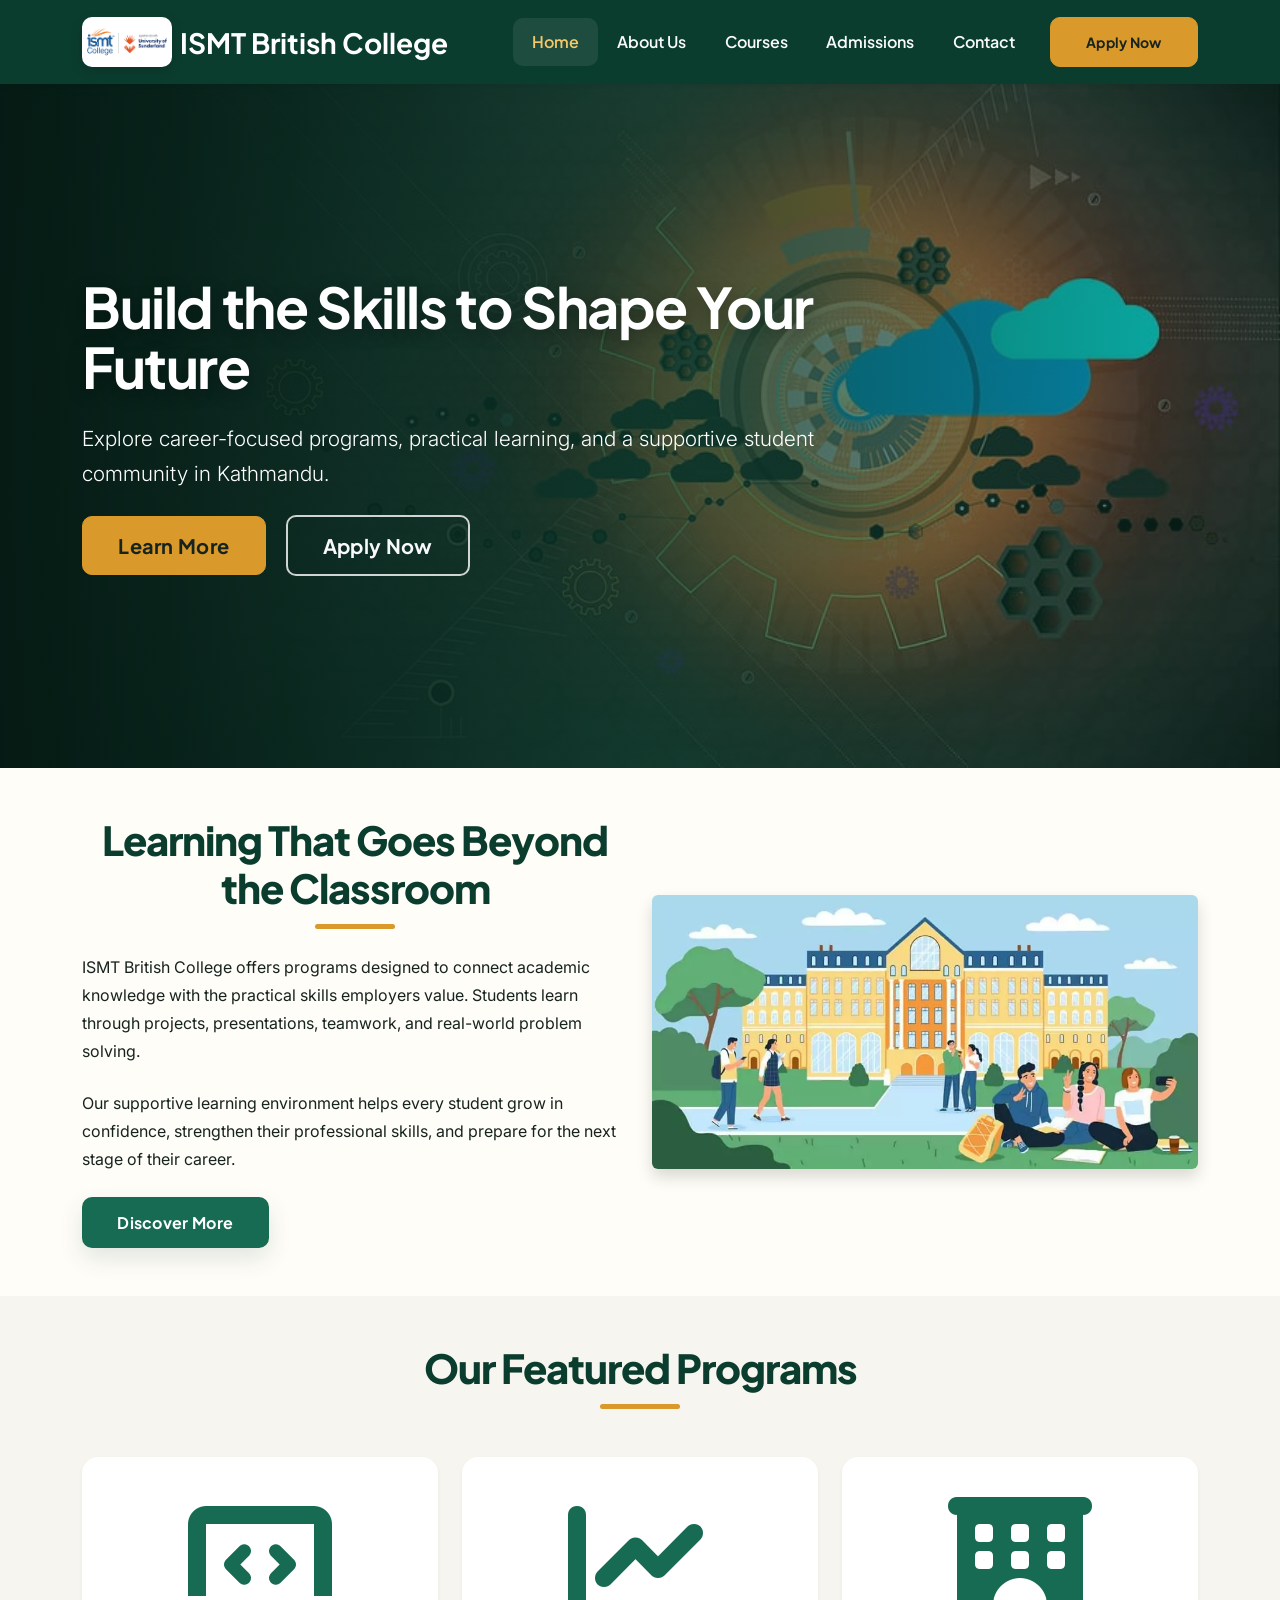
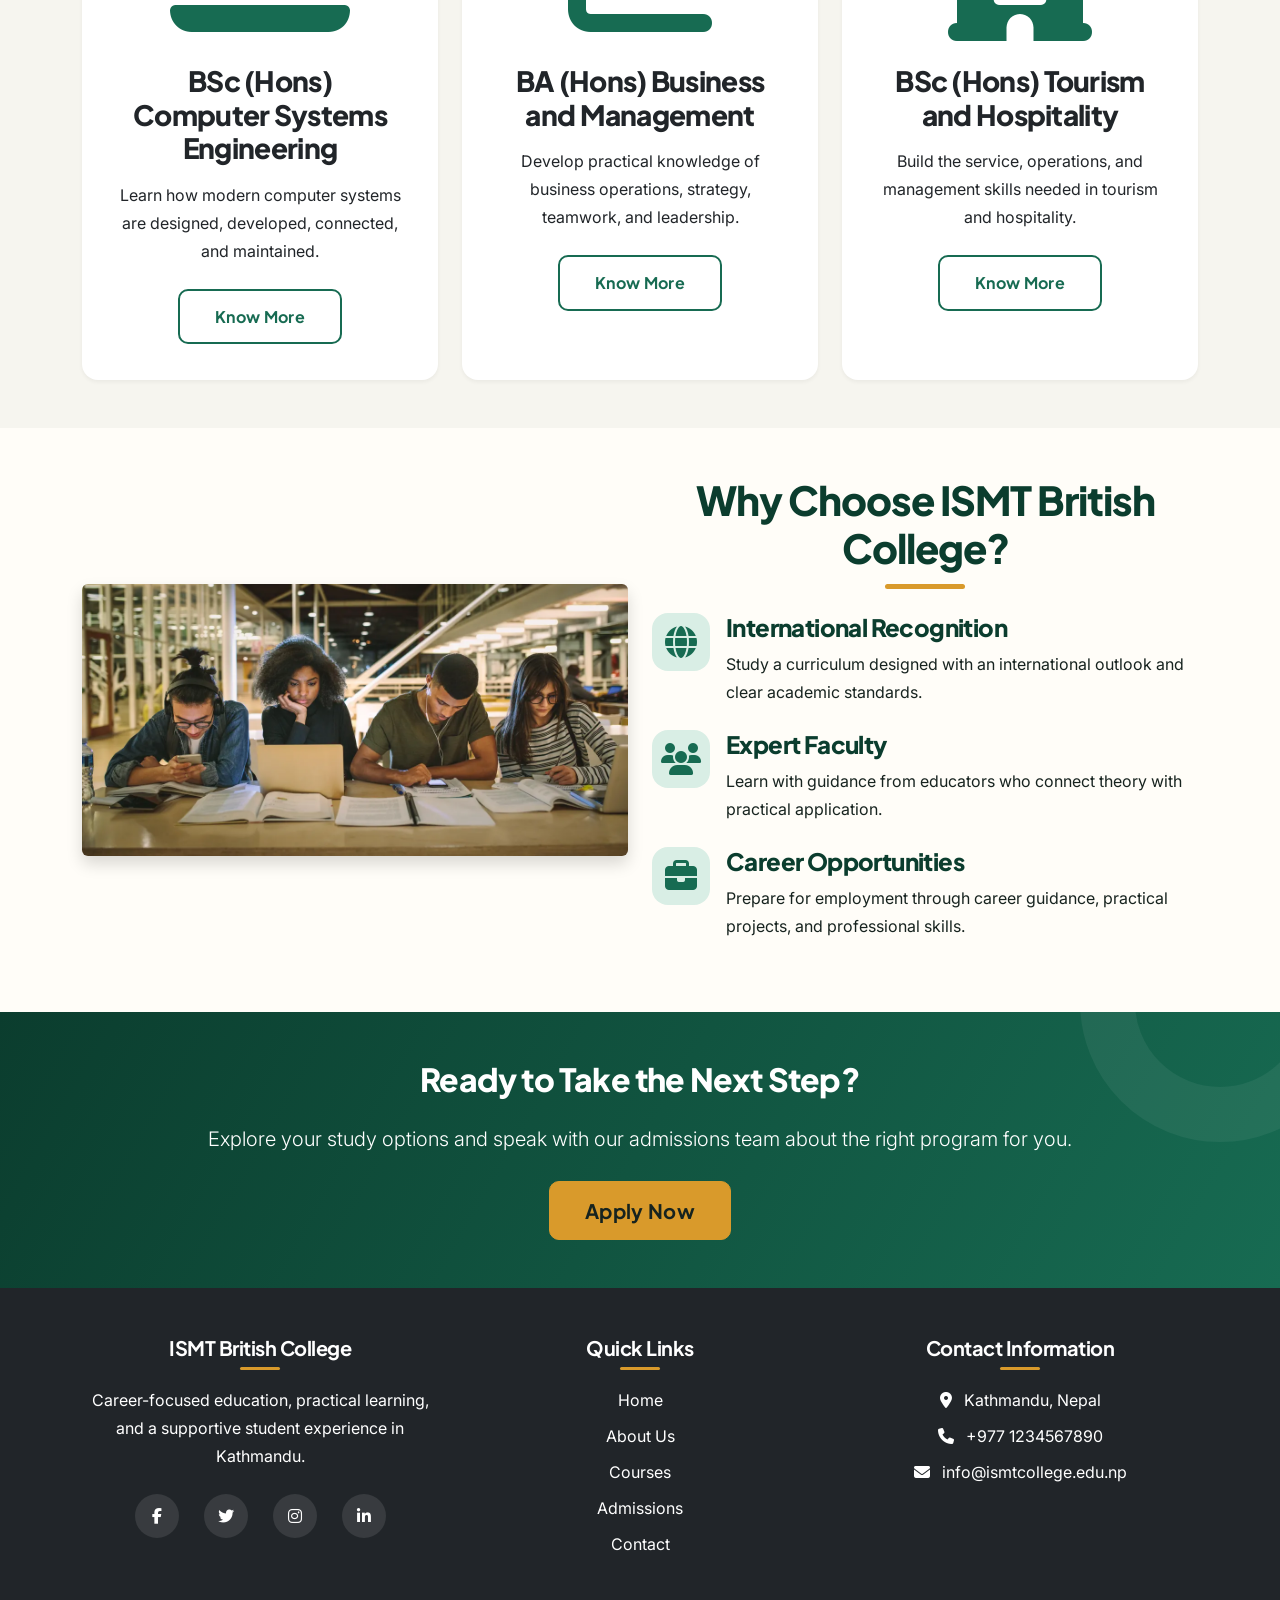
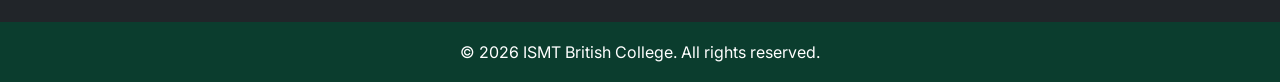
<file: index.html>
<!DOCTYPE html>
<html lang="en">
<head>
    <meta charset="UTF-8">
    <meta name="viewport" content="width=device-width, initial-scale=1.0">
    <title>ISMT British College - Home</title>
    <link href="https://cdn.jsdelivr.net/npm/bootstrap@5.3.0/dist/css/bootstrap.min.css" rel="stylesheet">
    <link rel="stylesheet" href="https://cdnjs.cloudflare.com/ajax/libs/font-awesome/6.4.0/css/all.min.css">
    <link rel="stylesheet" href="css/style.css">
</head>
<body>
    <!-- Navigation -->
    <nav class="navbar navbar-expand-lg navbar-dark bg-primary sticky-top">
        <div class="container">
            <a class="navbar-brand d-flex align-items-center" href="index.html">
                <img src="images/logo.png" alt="ISMT Logo" height="50" class="me-2">
                <span class="fw-bold">ISMT British College</span>
            </a>
            <button class="navbar-toggler" type="button" data-bs-toggle="collapse" data-bs-target="#navbarNav">
                <span class="navbar-toggler-icon"></span>
            </button>
            <div class="collapse navbar-collapse" id="navbarNav">
                <ul class="navbar-nav ms-auto">
                    <li class="nav-item">
                        <a class="nav-link active" href="index.html">Home</a>
                    </li>
                    <li class="nav-item">
                        <a class="nav-link" href="about.html">About Us</a>
                    </li>
                    <li class="nav-item">
                        <a class="nav-link" href="courses.html">Courses</a>
                    </li>
                    <li class="nav-item">
                        <a class="nav-link" href="admissions.html">Admissions</a>
                    </li>
                    <li class="nav-item">
                        <a class="nav-link" href="contact.html">Contact</a>
                    </li>
                </ul>
                <div class="ms-3">
                    <a href="admissions.html" class="btn btn-light btn-sm">Apply Now</a>
                </div>
            </div>
        </div>
    </nav>

    <!-- Hero Section -->
    <header class="hero-section">
        <div class="overlay"></div>
        <div class="container h-100">
            <div class="row h-100 align-items-center">
                <div class="col-lg-8 text-white text-center text-lg-start">
                    <h1 class="display-3 fw-bold mb-4">Build the Skills to Shape Your Future</h1>
                    <p class="lead mb-4">Explore career-focused programs, practical learning, and a supportive student community in Kathmandu.</p>
                    <div class="mt-4">
                        <a href="about.html" class="btn btn-light btn-lg me-3">Learn More</a>
                        <a href="admissions.html" class="btn btn-outline-light btn-lg">Apply Now</a>
                    </div>
                </div>
            </div>
        </div>
    </header>

    <!-- Introduction Section -->
    <section class="py-5">
        <div class="container">
            <div class="row align-items-center">
                <div class="col-md-6 mb-4 mb-md-0">
                    <h2 class="section-title mb-4">Learning That Goes Beyond the Classroom</h2>
                    <p class="mb-4">ISMT British College offers programs designed to connect academic knowledge with the practical skills employers value. Students learn through projects, presentations, teamwork, and real-world problem solving.</p>
                    <p class="mb-4">Our supportive learning environment helps every student grow in confidence, strengthen their professional skills, and prepare for the next stage of their career.</p>
                    <a href="about.html" class="btn btn-primary">Discover More</a>
                </div>
                <div class="col-md-6">
                    <img src="images/campus.jpg" alt="ISMT Campus" class="img-fluid rounded shadow">
                </div>
            </div>
        </div>
    </section>

    <!-- Programs Highlight -->
    <section class="bg-light py-5">
        <div class="container">
            <h2 class="section-title text-center mb-5">Our Featured Programs</h2>
            <div class="row g-4">
                <div class="col-md-4">
                    <div class="card h-100 program-card">
                        <div class="card-body text-center">
                            <div class="program-icon mb-3">
                                <i class="fas fa-laptop-code fa-3x"></i>
                            </div>
                            <h3 class="card-title mb-3">BSc (Hons) Computer Systems Engineering</h3>
                            <p class="card-text mb-4">Learn how modern computer systems are designed, developed, connected, and maintained.</p>
                            <a href="courses.html" class="btn btn-outline-primary">Know More</a>
                        </div>
                    </div>
                </div>
                <div class="col-md-4">
                    <div class="card h-100 program-card">
                        <div class="card-body text-center">
                            <div class="program-icon mb-3">
                                <i class="fas fa-chart-line fa-3x"></i>
                            </div>
                            <h3 class="card-title mb-3">BA (Hons) Business and Management</h3>
                            <p class="card-text mb-4">Develop practical knowledge of business operations, strategy, teamwork, and leadership.</p>
                            <a href="courses.html" class="btn btn-outline-primary">Know More</a>
                        </div>
                    </div>
                </div>
                <div class="col-md-4">
                    <div class="card h-100 program-card">
                        <div class="card-body text-center">
                            <div class="program-icon mb-3">
                                <i class="fas fa-hotel fa-3x"></i>
                            </div>
                            <h3 class="card-title mb-3">BSc (Hons) Tourism and Hospitality</h3>
                            <p class="card-text mb-4">Build the service, operations, and management skills needed in tourism and hospitality.</p>
                            <a href="courses.html" class="btn btn-outline-primary">Know More</a>
                        </div>
                    </div>
                </div>
            </div>
        </div>
    </section>

    <!-- Why Choose Us -->
    <section class="py-5">
        <div class="container">
            <div class="row align-items-center">
                <div class="col-lg-6 mb-4 mb-lg-0">
                    <img src="images/students.jpg" alt="ISMT Students" class="img-fluid rounded shadow">
                </div>
                <div class="col-lg-6">
                    <h2 class="section-title mb-4">Why Choose ISMT British College?</h2>
                    <div class="feature-item d-flex mb-4">
                        <div class="feature-icon me-3">
                            <i class="fas fa-globe fa-2x"></i>
                        </div>
                        <div class="feature-text">
                            <h4 class="mb-2">International Recognition</h4>
                            <p class="mb-0">Study a curriculum designed with an international outlook and clear academic standards.</p>
                        </div>
                    </div>
                    <div class="feature-item d-flex mb-4">
                        <div class="feature-icon me-3">
                            <i class="fas fa-users fa-2x"></i>
                        </div>
                        <div class="feature-text">
                            <h4 class="mb-2">Expert Faculty</h4>
                            <p class="mb-0">Learn with guidance from educators who connect theory with practical application.</p>
                        </div>
                    </div>
                    <div class="feature-item d-flex mb-4">
                        <div class="feature-icon me-3">
                            <i class="fas fa-briefcase fa-2x"></i>
                        </div>
                        <div class="feature-text">
                            <h4 class="mb-2">Career Opportunities</h4>
                            <p class="mb-0">Prepare for employment through career guidance, practical projects, and professional skills.</p>
                        </div>
                    </div>
                </div>
            </div>
        </div>
    </section>

    <!-- Call to Action -->
    <section class="cta-section text-white text-center py-5">
        <div class="container">
            <h2 class="mb-4">Ready to Take the Next Step?</h2>
            <p class="lead mb-4">Explore your study options and speak with our admissions team about the right program for you.</p>
            <a href="admissions.html" class="btn btn-light btn-lg">Apply Now</a>
        </div>
    </section>

    <!-- Footer -->
    <footer class="bg-dark text-white py-5">
        <div class="container">
            <div class="row">
                <div class="col-md-4 mb-4 mb-md-0">
                    <h5 class="mb-3">ISMT British College</h5>
                    <p class="mb-4">Career-focused education, practical learning, and a supportive student experience in Kathmandu.</p>
                    <div class="social-icons">
                        <a href="#" class="text-white me-3"><i class="fab fa-facebook-f"></i></a>
                        <a href="#" class="text-white me-3"><i class="fab fa-twitter"></i></a>
                        <a href="#" class="text-white me-3"><i class="fab fa-instagram"></i></a>
                        <a href="#" class="text-white"><i class="fab fa-linkedin-in"></i></a>
                    </div>
                </div>
                <div class="col-md-4 mb-4 mb-md-0">
                    <h5 class="mb-3">Quick Links</h5>
                    <ul class="list-unstyled">
                        <li class="mb-2"><a href="index.html" class="text-white">Home</a></li>
                        <li class="mb-2"><a href="about.html" class="text-white">About Us</a></li>
                        <li class="mb-2"><a href="courses.html" class="text-white">Courses</a></li>
                        <li class="mb-2"><a href="admissions.html" class="text-white">Admissions</a></li>
                        <li class="mb-2"><a href="contact.html" class="text-white">Contact</a></li>
                    </ul>
                </div>
                <div class="col-md-4">
                    <h5 class="mb-3">Contact Information</h5>
                    <address>
                        <p class="mb-2"><i class="fas fa-map-marker-alt me-2"></i> Kathmandu, Nepal</p>
                        <p class="mb-2"><i class="fas fa-phone me-2"></i> +977 1234567890</p>
                        <p class="mb-0"><i class="fas fa-envelope me-2"></i> info@ismtcollege.edu.np</p>
                    </address>
                </div>
            </div>
        </div>
    </footer>
    <div class="bg-primary text-white text-center py-3">
        <div class="container">
            <p class="m-0">&copy; 2026 ISMT British College. All rights reserved.</p>
        </div>
    </div>

    <script src="https://cdn.jsdelivr.net/npm/bootstrap@5.3.0/dist/js/bootstrap.bundle.min.js"></script>
    <script src="js/main.js"></script>
</body>
</html>
</file>
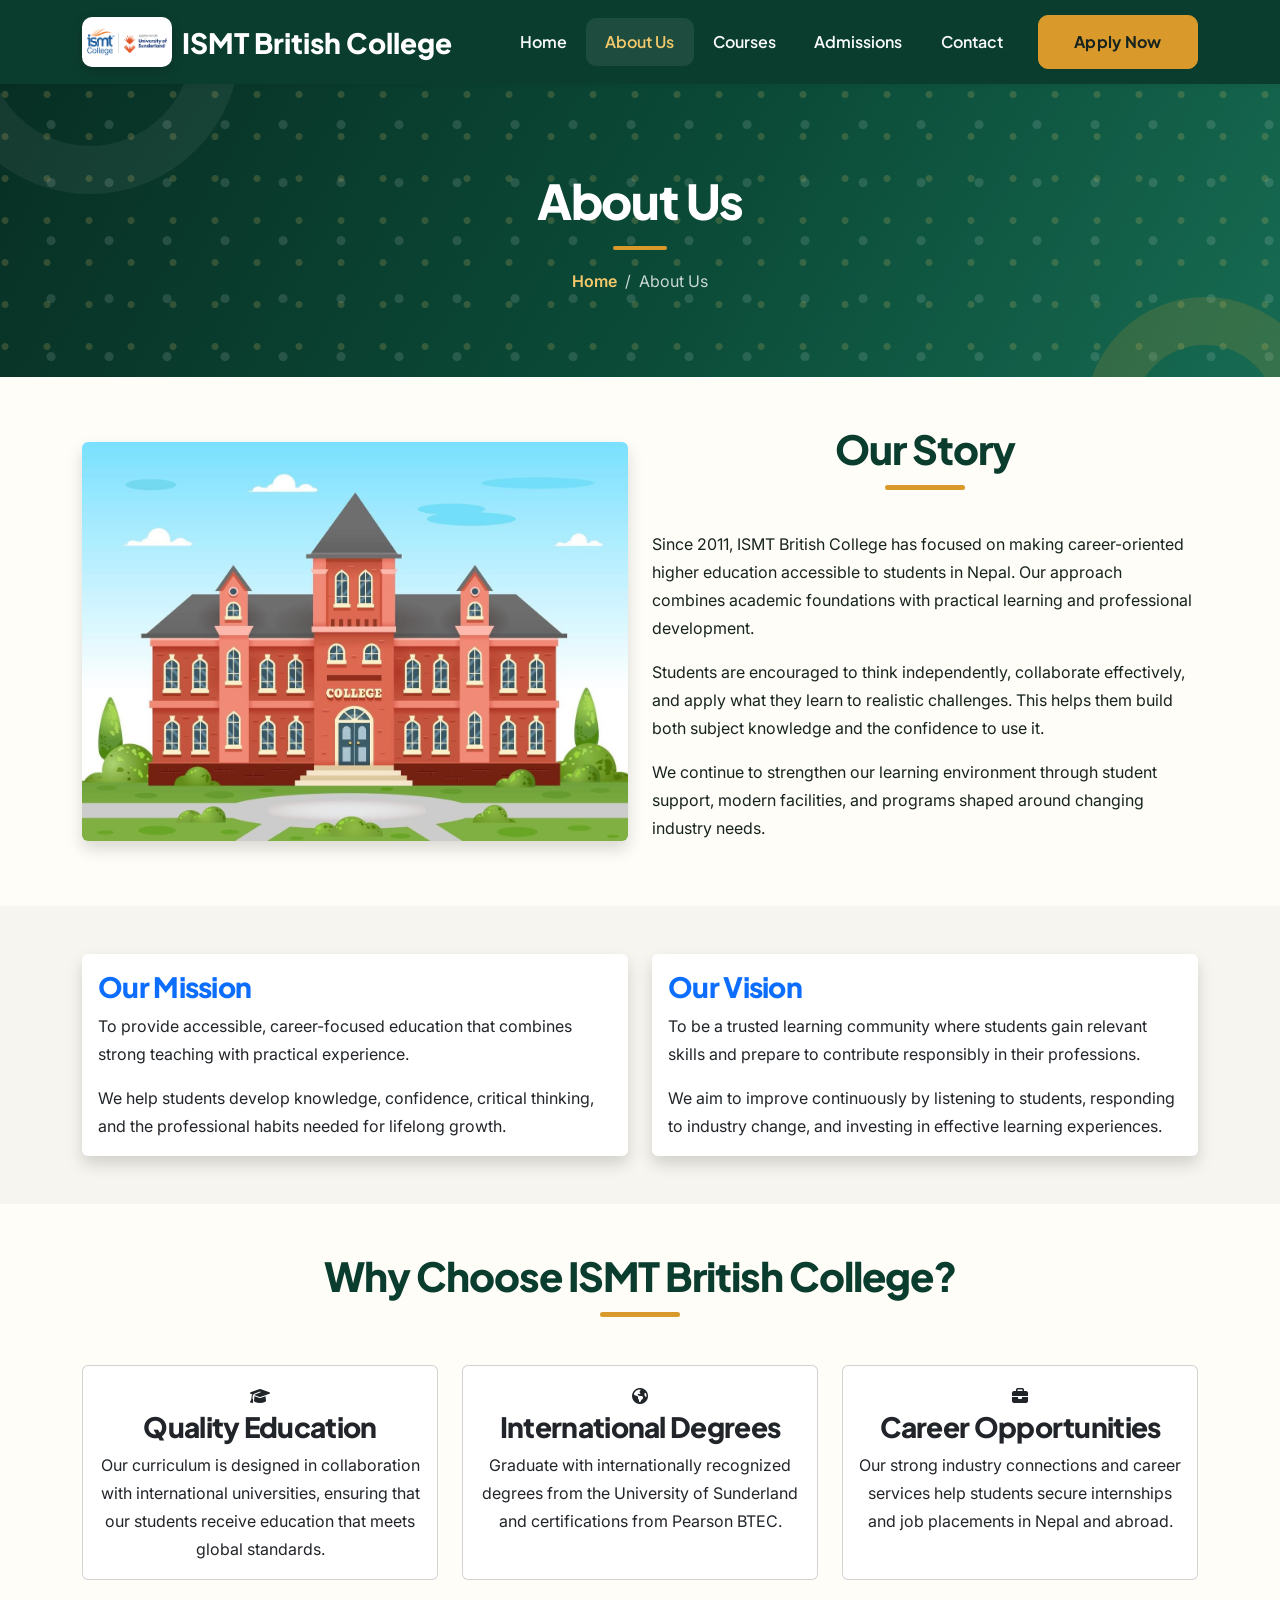
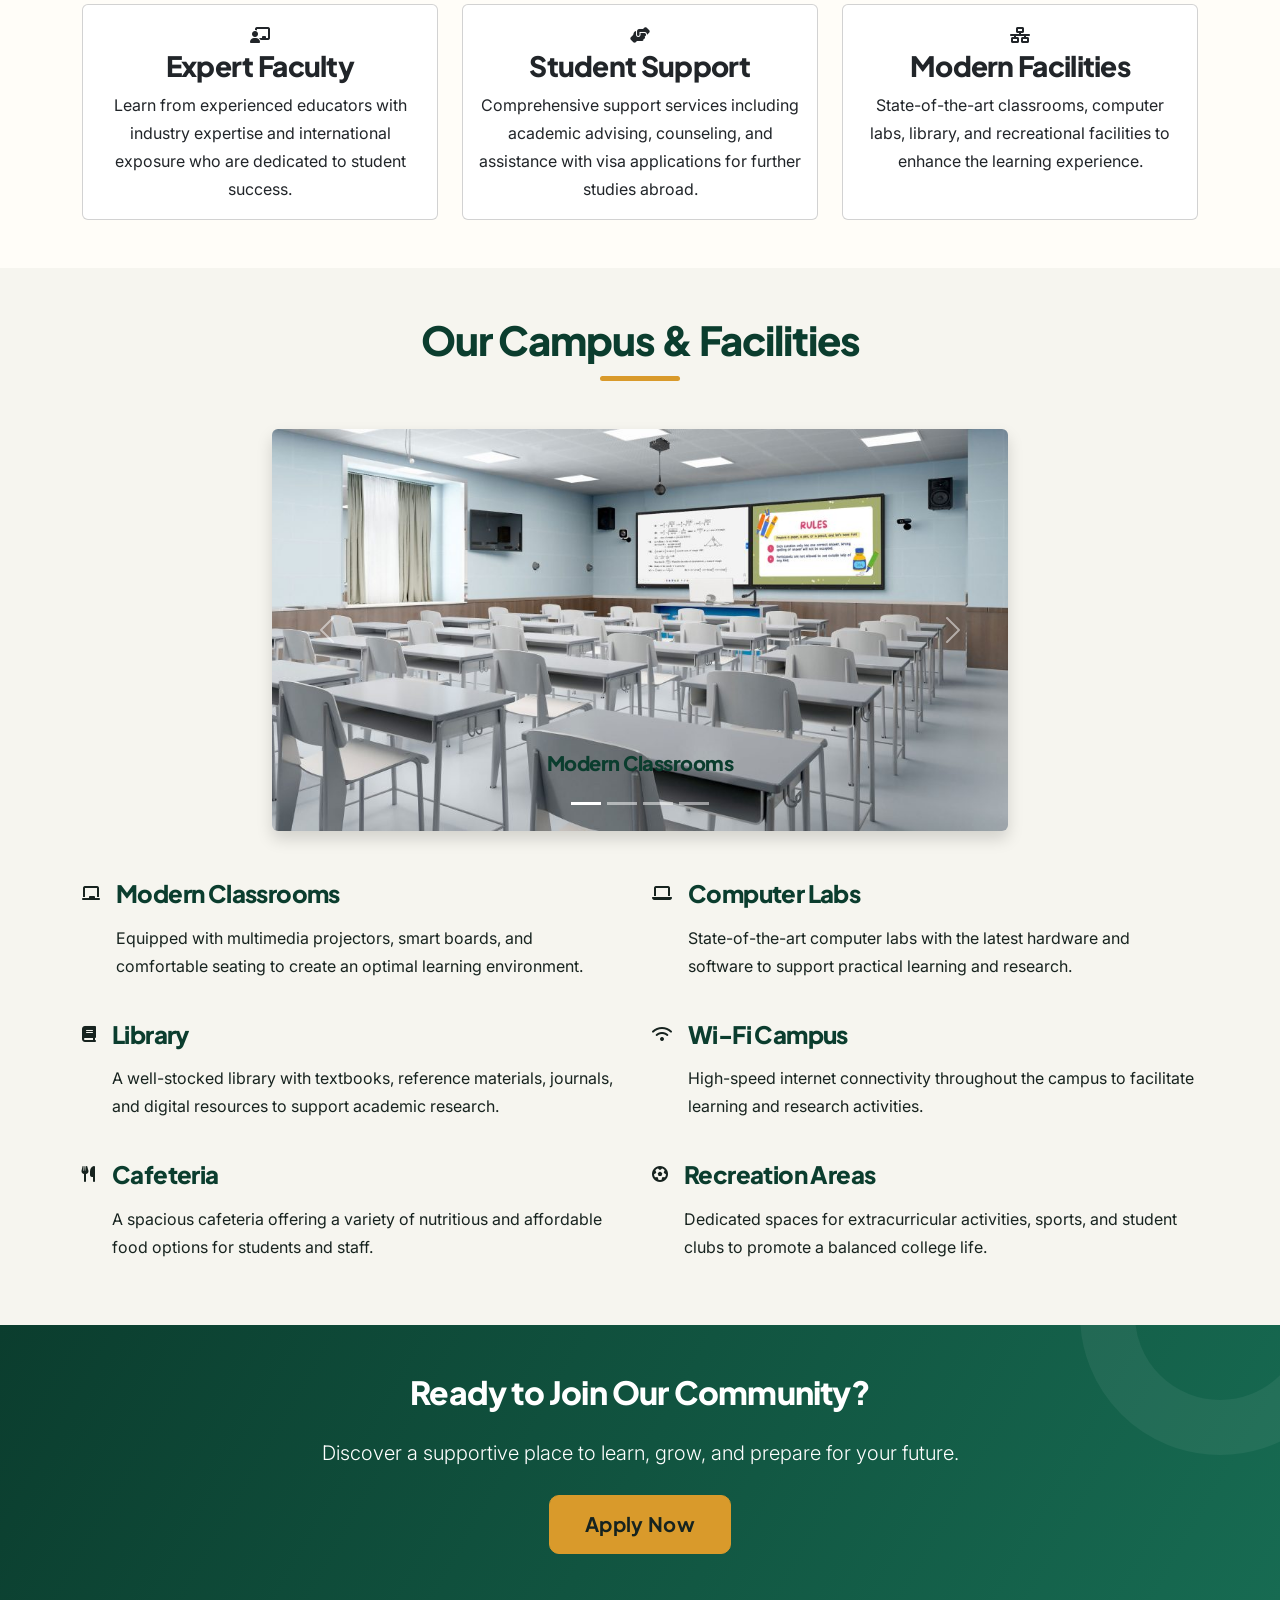
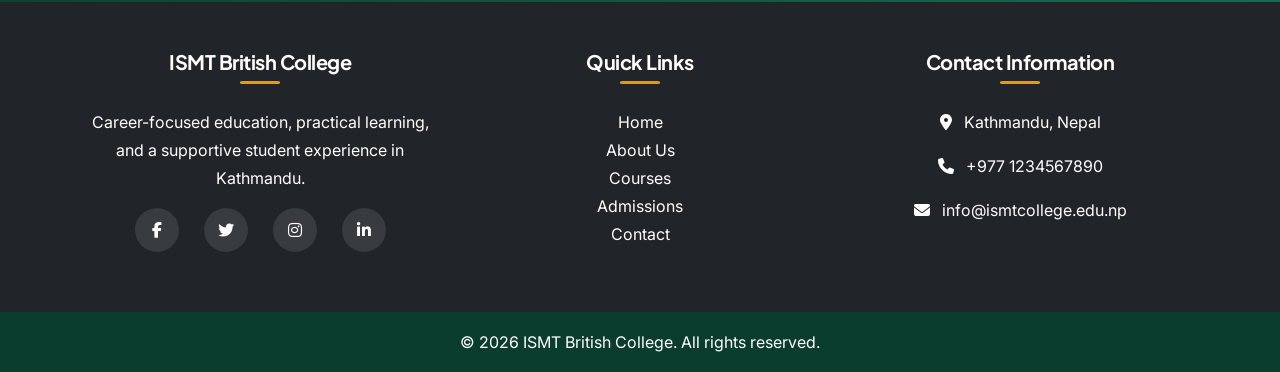
<file: about.html>
<!DOCTYPE html>
<html lang="en">
<head>
    <meta charset="UTF-8">
    <meta name="viewport" content="width=device-width, initial-scale=1.0">
    <title>About Us - ISMT British College</title>
    <link href="https://cdn.jsdelivr.net/npm/bootstrap@5.3.0/dist/css/bootstrap.min.css" rel="stylesheet">
    <link rel="stylesheet" href="https://cdnjs.cloudflare.com/ajax/libs/font-awesome/6.4.0/css/all.min.css">
    <link rel="stylesheet" href="css/style.css">
</head>
<body>
    <!-- Navigation -->
    <nav class="navbar navbar-expand-lg navbar-dark bg-primary sticky-top">
        <div class="container">
            <a class="navbar-brand" href="index.html">
                <img src="images/logo.png" alt="ISMT Logo" height="50">
                ISMT British College
            </a>
            <button class="navbar-toggler" type="button" data-bs-toggle="collapse" data-bs-target="#navbarNav">
                <span class="navbar-toggler-icon"></span>
            </button>
            <div class="collapse navbar-collapse" id="navbarNav">
                <ul class="navbar-nav ms-auto">
                    <li class="nav-item">
                        <a class="nav-link" href="index.html">Home</a>
                    </li>
                    <li class="nav-item">
                        <a class="nav-link active" href="about.html">About Us</a>
                    </li>
                    <li class="nav-item">
                        <a class="nav-link" href="courses.html">Courses</a>
                    </li>
                    <li class="nav-item">
                        <a class="nav-link" href="admissions.html">Admissions</a>
                    </li>
                    <li class="nav-item">
                        <a class="nav-link" href="contact.html">Contact</a>
                    </li>
                </ul>
                <div class="ms-3">
                    <a href="admissions.html" class="btn btn-light">Apply Now</a>
                </div>
            </div>
        </div>
    </nav>

    <!-- Page Header -->
    <header class="page-header">
        <div class="overlay"></div>
        <div class="container">
            <div class="row">
                <div class="col-lg-12">
                    <h1>About Us</h1>
                    <nav aria-label="breadcrumb">
                        <ol class="breadcrumb">
                            <li class="breadcrumb-item"><a href="index.html">Home</a></li>
                            <li class="breadcrumb-item active" aria-current="page">About Us</li>
                        </ol>
                    </nav>
                </div>
            </div>
        </div>
    </header>

    <!-- About Section -->
    <section class="py-5">
        <div class="container">
            <div class="row align-items-center">
                <div class="col-lg-6 mb-4 mb-lg-0">
                    <img src="images/college-building.jpg" alt="ISMT College Building" class="img-fluid rounded shadow">
                </div>
                <div class="col-lg-6">
                    <h2 class="section-title">Our Story</h2>
                    <p>Since 2011, ISMT British College has focused on making career-oriented higher education accessible to students in Nepal. Our approach combines academic foundations with practical learning and professional development.</p>
                    <p>Students are encouraged to think independently, collaborate effectively, and apply what they learn to realistic challenges. This helps them build both subject knowledge and the confidence to use it.</p>
                    <p>We continue to strengthen our learning environment through student support, modern facilities, and programs shaped around changing industry needs.</p>
                </div>
            </div>
        </div>
    </section>

    <!-- Mission & Vision -->
    <section class="bg-light py-5">
        <div class="container">
            <div class="row">
                <div class="col-md-6 mb-4 mb-md-0">
                    <div class="card h-100 border-0 shadow">
                        <div class="card-body">
                            <h3 class="card-title text-primary">Our Mission</h3>
                            <p class="card-text">To provide accessible, career-focused education that combines strong teaching with practical experience.</p>
                            <p class="card-text">We help students develop knowledge, confidence, critical thinking, and the professional habits needed for lifelong growth.</p>
                        </div>
                    </div>
                </div>
                <div class="col-md-6">
                    <div class="card h-100 border-0 shadow">
                        <div class="card-body">
                            <h3 class="card-title text-primary">Our Vision</h3>
                            <p class="card-text">To be a trusted learning community where students gain relevant skills and prepare to contribute responsibly in their professions.</p>
                            <p class="card-text">We aim to improve continuously by listening to students, responding to industry change, and investing in effective learning experiences.</p>
                        </div>
                    </div>
                </div>
            </div>
        </div>
    </section>

    <!-- Why Choose ISMT -->
    <section class="py-5">
        <div class="container">
            <h2 class="section-title text-center mb-5">Why Choose ISMT British College?</h2>
            <div class="row g-4">
                <div class="col-md-4">
                    <div class="card h-100 why-choose-card">
                        <div class="card-body text-center">
                            <div class="why-choose-icon">
                                <i class="fas fa-graduation-cap"></i>
                            </div>
                            <h3 class="card-title">Quality Education</h3>
                            <p class="card-text">Our curriculum is designed in collaboration with international universities, ensuring that our students receive education that meets global standards.</p>
                        </div>
                    </div>
                </div>
                <div class="col-md-4">
                    <div class="card h-100 why-choose-card">
                        <div class="card-body text-center">
                            <div class="why-choose-icon">
                                <i class="fas fa-globe-americas"></i>
                            </div>
                            <h3 class="card-title">International Degrees</h3>
                            <p class="card-text">Graduate with internationally recognized degrees from the University of Sunderland and certifications from Pearson BTEC.</p>
                        </div>
                    </div>
                </div>
                <div class="col-md-4">
                    <div class="card h-100 why-choose-card">
                        <div class="card-body text-center">
                            <div class="why-choose-icon">
                                <i class="fas fa-briefcase"></i>
                            </div>
                            <h3 class="card-title">Career Opportunities</h3>
                            <p class="card-text">Our strong industry connections and career services help students secure internships and job placements in Nepal and abroad.</p>
                        </div>
                    </div>
                </div>
                <div class="col-md-4">
                    <div class="card h-100 why-choose-card">
                        <div class="card-body text-center">
                            <div class="why-choose-icon">
                                <i class="fas fa-chalkboard-teacher"></i>
                            </div>
                            <h3 class="card-title">Expert Faculty</h3>
                            <p class="card-text">Learn from experienced educators with industry expertise and international exposure who are dedicated to student success.</p>
                        </div>
                    </div>
                </div>
                <div class="col-md-4">
                    <div class="card h-100 why-choose-card">
                        <div class="card-body text-center">
                            <div class="why-choose-icon">
                                <i class="fas fa-hands-helping"></i>
                            </div>
                            <h3 class="card-title">Student Support</h3>
                            <p class="card-text">Comprehensive support services including academic advising, counseling, and assistance with visa applications for further studies abroad.</p>
                        </div>
                    </div>
                </div>
                <div class="col-md-4">
                    <div class="card h-100 why-choose-card">
                        <div class="card-body text-center">
                            <div class="why-choose-icon">
                                <i class="fas fa-network-wired"></i>
                            </div>
                            <h3 class="card-title">Modern Facilities</h3>
                            <p class="card-text">State-of-the-art classrooms, computer labs, library, and recreational facilities to enhance the learning experience.</p>
                        </div>
                    </div>
                </div>
            </div>
        </div>
    </section>

    <!-- Campus & Facilities -->
    <section class="bg-light py-5">
        <div class="container">
            <h2 class="section-title text-center mb-5">Our Campus & Facilities</h2>
            <div class="row">
                <div class="col-lg-8 mx-auto">
                    <div id="campusCarousel" class="carousel slide mb-5" data-bs-ride="carousel">
                        <div class="carousel-indicators">
                            <button type="button" data-bs-target="#campusCarousel" data-bs-slide-to="0" class="active"></button>
                            <button type="button" data-bs-target="#campusCarousel" data-bs-slide-to="1"></button>
                            <button type="button" data-bs-target="#campusCarousel" data-bs-slide-to="2"></button>
                            <button type="button" data-bs-target="#campusCarousel" data-bs-slide-to="3"></button>
                        </div>
                        <div class="carousel-inner rounded shadow">
                            <div class="carousel-item active">
                                <img src="images/classroom.jpg" class="d-block w-100" alt="Modern Classroom">
                                <div class="carousel-caption d-none d-md-block">
                                    <h5>Modern Classrooms</h5>
                                </div>
                            </div>
                            <div class="carousel-item">
                                <img src="images/computer-lab.jpg" class="d-block w-100" alt="Computer Lab">
                                <div class="carousel-caption d-none d-md-block">
                                    <h5>Computer Labs</h5>
                                </div>
                            </div>
                            <div class="carousel-item">
                                <img src="images/library.jpg" class="d-block w-100" alt="Library">
                                <div class="carousel-caption d-none d-md-block">
                                    <h5>Well-stocked Library</h5>
                                </div>
                            </div>
                            <div class="carousel-item">
                                <img src="images/cafeteria.jpg" class="d-block w-100" alt="Cafeteria">
                                <div class="carousel-caption d-none d-md-block">
                                    <h5>Student Cafeteria</h5>
                                </div>
                            </div>
                        </div>
                        <button class="carousel-control-prev" type="button" data-bs-target="#campusCarousel" data-bs-slide="prev">
                            <span class="carousel-control-prev-icon" aria-hidden="true"></span>
                            <span class="visually-hidden">Previous</span>
                        </button>
                        <button class="carousel-control-next" type="button" data-bs-target="#campusCarousel" data-bs-slide="next">
                            <span class="carousel-control-next-icon" aria-hidden="true"></span>
                            <span class="visually-hidden">Next</span>
                        </button>
                    </div>
                </div>
            </div>
            <div class="row g-4">
                <div class="col-md-6">
                    <div class="facility-item d-flex align-items-start">
                        <div class="facility-icon me-3">
                            <i class="fas fa-chalkboard"></i>
                        </div>
                        <div>
                            <h4>Modern Classrooms</h4>
                            <p>Equipped with multimedia projectors, smart boards, and comfortable seating to create an optimal learning environment.</p>
                        </div>
                    </div>
                </div>
                <div class="col-md-6">
                    <div class="facility-item d-flex align-items-start">
                        <div class="facility-icon me-3">
                            <i class="fas fa-laptop"></i>
                        </div>
                        <div>
                            <h4>Computer Labs</h4>
                            <p>State-of-the-art computer labs with the latest hardware and software to support practical learning and research.</p>
                        </div>
                    </div>
                </div>
                <div class="col-md-6">
                    <div class="facility-item d-flex align-items-start">
                        <div class="facility-icon me-3">
                            <i class="fas fa-book"></i>
                        </div>
                        <div>
                            <h4>Library</h4>
                            <p>A well-stocked library with textbooks, reference materials, journals, and digital resources to support academic research.</p>
                        </div>
                    </div>
                </div>
                <div class="col-md-6">
                    <div class="facility-item d-flex align-items-start">
                        <div class="facility-icon me-3">
                            <i class="fas fa-wifi"></i>
                        </div>
                        <div>
                            <h4>Wi-Fi Campus</h4>
                            <p>High-speed internet connectivity throughout the campus to facilitate learning and research activities.</p>
                        </div>
                    </div>
                </div>
                <div class="col-md-6">
                    <div class="facility-item d-flex align-items-start">
                        <div class="facility-icon me-3">
                            <i class="fas fa-utensils"></i>
                        </div>
                        <div>
                            <h4>Cafeteria</h4>
                            <p>A spacious cafeteria offering a variety of nutritious and affordable food options for students and staff.</p>
                        </div>
                    </div>
                </div>
                <div class="col-md-6">
                    <div class="facility-item d-flex align-items-start">
                        <div class="facility-icon me-3">
                            <i class="fas fa-futbol"></i>
                        </div>
                        <div>
                            <h4>Recreation Areas</h4>
                            <p>Dedicated spaces for extracurricular activities, sports, and student clubs to promote a balanced college life.</p>
                        </div>
                    </div>
                </div>
            </div>
        </div>
    </section>

    <!-- Call to Action -->
    <section class="cta-section text-white text-center py-5">
        <div class="container">
            <h2 class="mb-4">Ready to Join Our Community?</h2>
            <p class="lead mb-4">Discover a supportive place to learn, grow, and prepare for your future.</p>
            <a href="admissions.html" class="btn btn-light btn-lg">Apply Now</a>
        </div>
    </section>

    <!-- Footer -->
    <footer class="bg-dark text-white py-5">
        <div class="container">
            <div class="row">
                <div class="col-md-4 mb-4 mb-md-0">
                    <h5>ISMT British College</h5>
                    <p>Career-focused education, practical learning, and a supportive student experience in Kathmandu.</p>
                    <div class="social-icons">
                        <a href="#" class="text-white me-3"><i class="fab fa-facebook-f"></i></a>
                        <a href="#" class="text-white me-3"><i class="fab fa-twitter"></i></a>
                        <a href="#" class="text-white me-3"><i class="fab fa-instagram"></i></a>
                        <a href="#" class="text-white"><i class="fab fa-linkedin-in"></i></a>
                    </div>
                </div>
                <div class="col-md-4 mb-4 mb-md-0">
                    <h5>Quick Links</h5>
                    <ul class="list-unstyled">
                        <li><a href="index.html" class="text-white">Home</a></li>
                        <li><a href="about.html" class="text-white">About Us</a></li>
                        <li><a href="courses.html" class="text-white">Courses</a></li>
                        <li><a href="admissions.html" class="text-white">Admissions</a></li>
                        <li><a href="contact.html" class="text-white">Contact</a></li>
                    </ul>
                </div>
                <div class="col-md-4">
                    <h5>Contact Information</h5>
                    <address>
                        <p><i class="fas fa-map-marker-alt me-2"></i> Kathmandu, Nepal</p>
                        <p><i class="fas fa-phone me-2"></i> +977 1234567890</p>
                        <p><i class="fas fa-envelope me-2"></i> info@ismtcollege.edu.np</p>
                    </address>
                </div>
            </div>
        </div>
    </footer>
    <div class="bg-primary text-white text-center py-3">
        <div class="container">
            <p class="m-0">&copy; 2026 ISMT British College. All rights reserved.</p>
        </div>
    </div>

    <script src="https://cdn.jsdelivr.net/npm/bootstrap@5.3.0/dist/js/bootstrap.bundle.min.js"></script>
    <script src="js/main.js"></script>
</body>
</html>
</file>
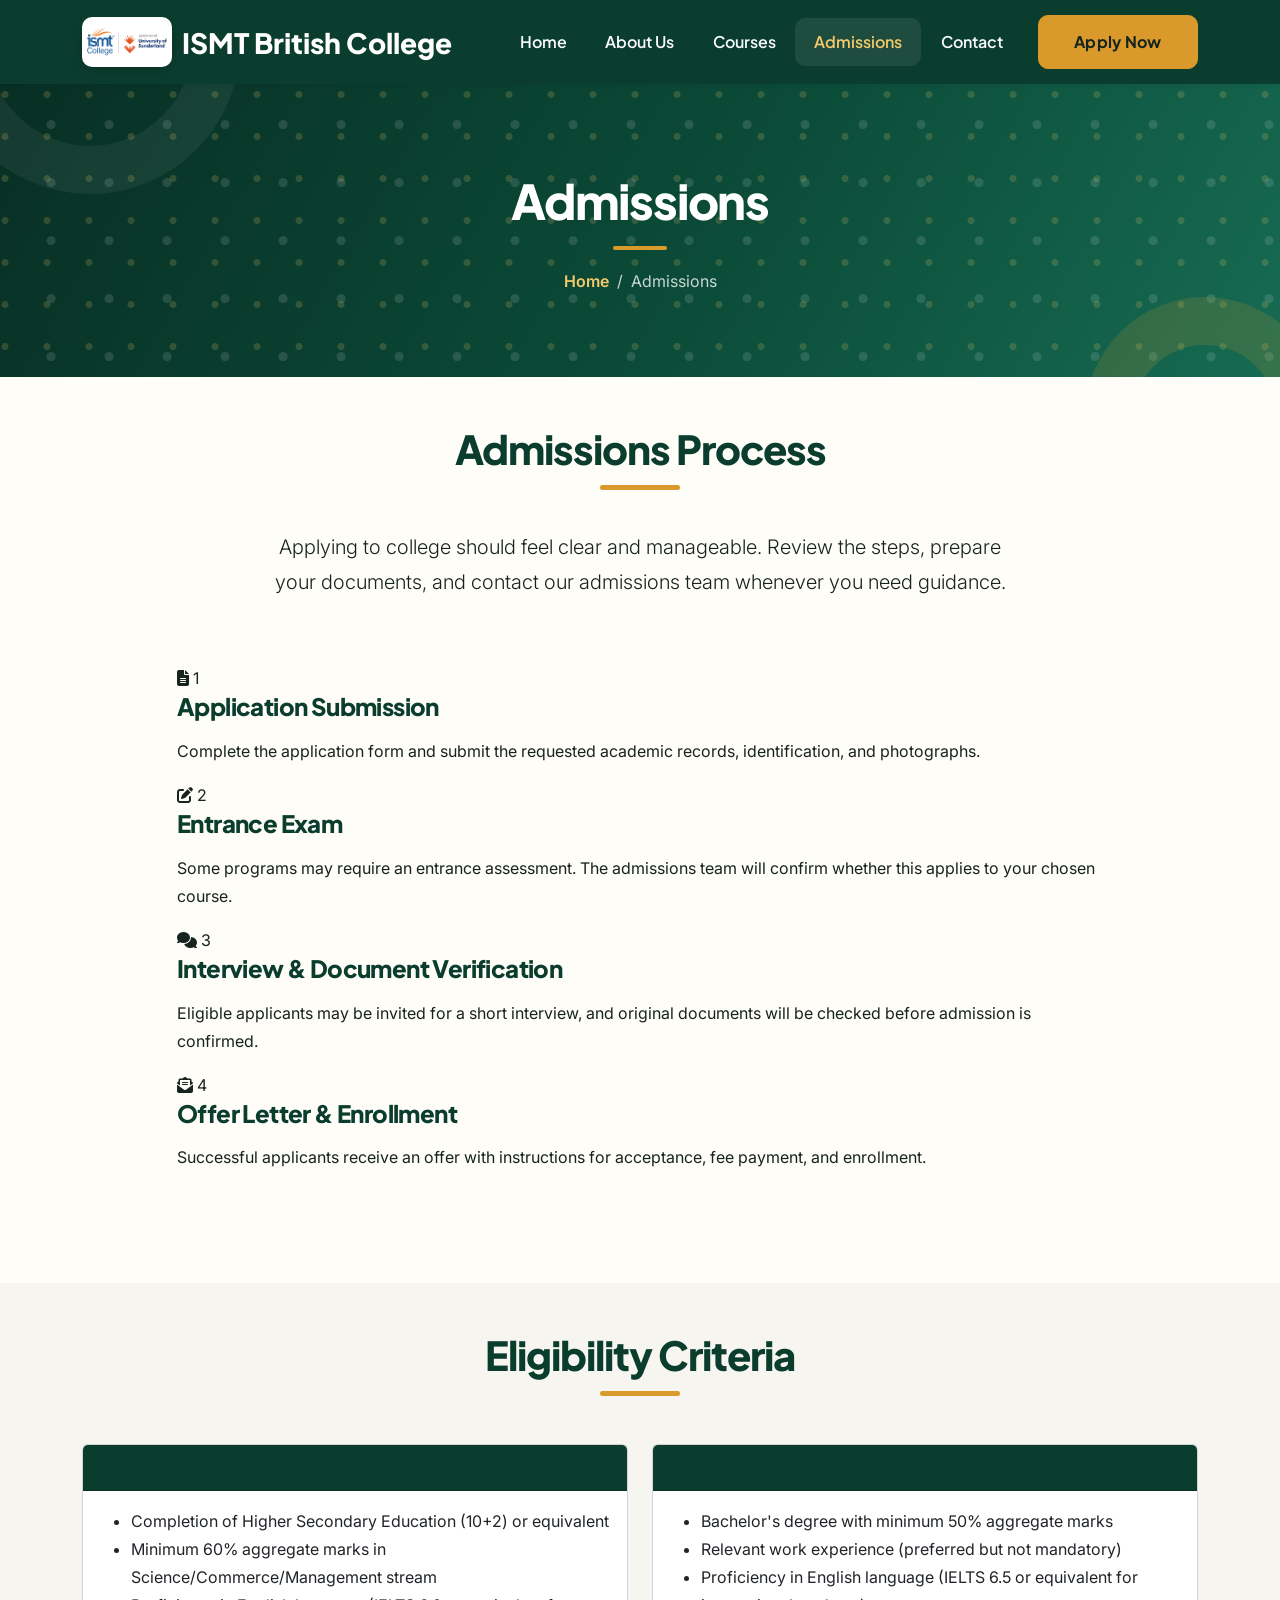
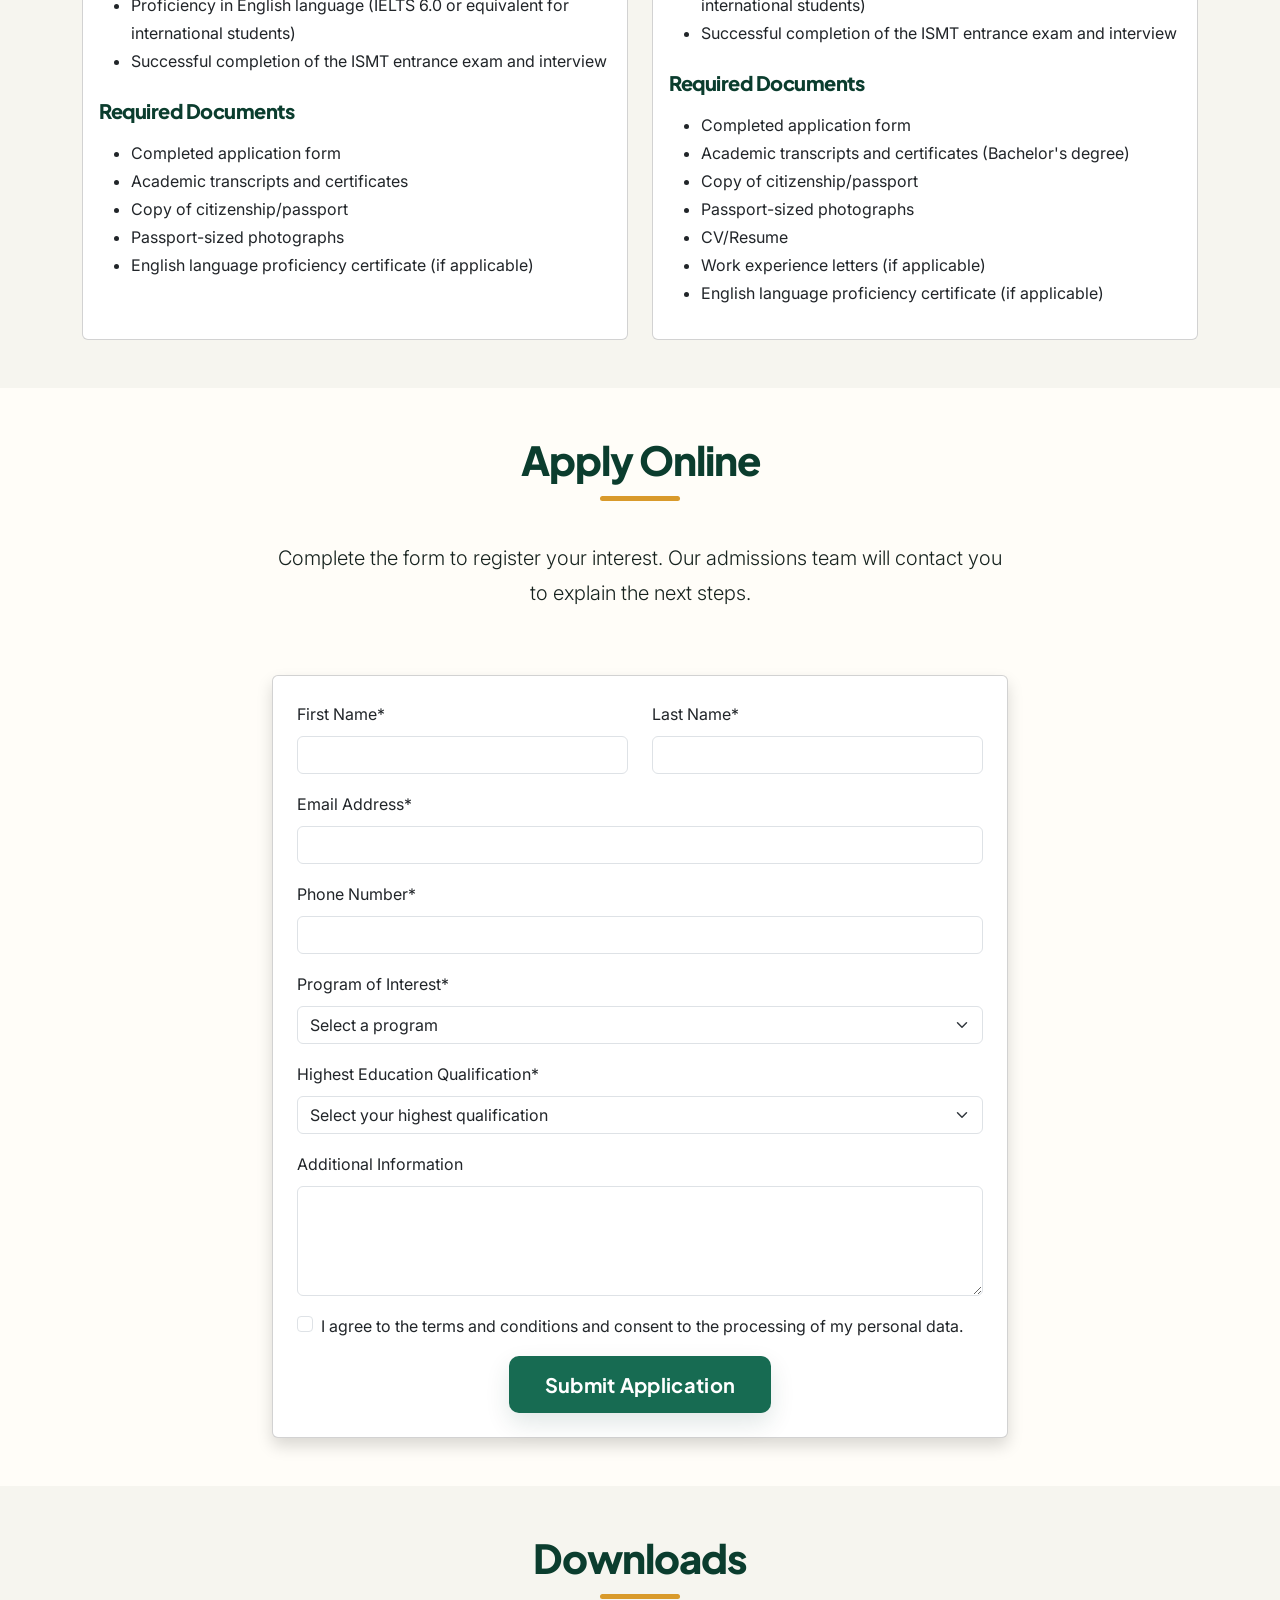
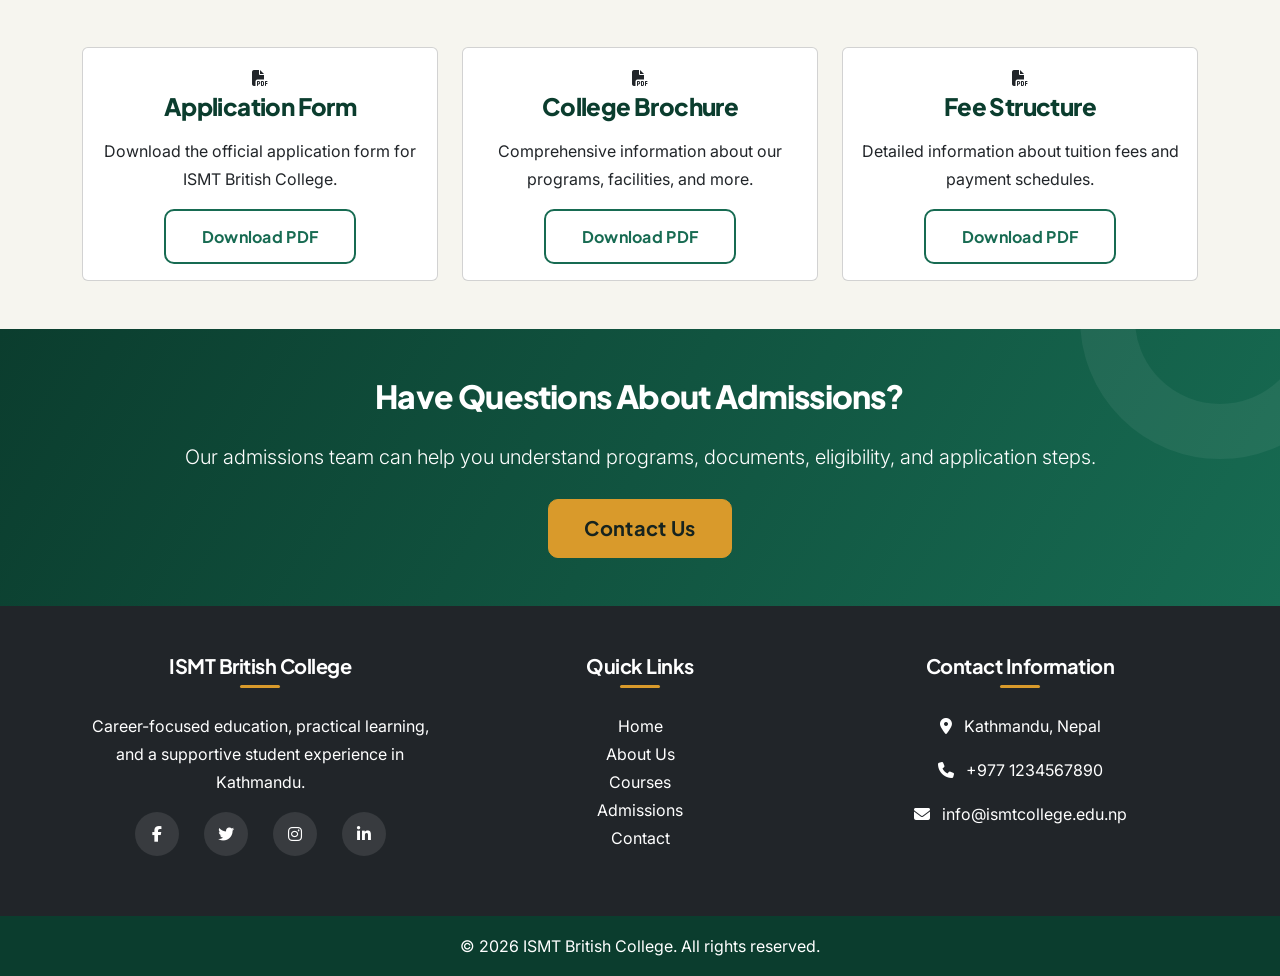
<file: admissions.html>
<!DOCTYPE html>
<html lang="en">
<head>
    <meta charset="UTF-8">
    <meta name="viewport" content="width=device-width, initial-scale=1.0">
    <title>Admissions - ISMT British College</title>
    <link href="https://cdn.jsdelivr.net/npm/bootstrap@5.3.0/dist/css/bootstrap.min.css" rel="stylesheet">
    <link rel="stylesheet" href="https://cdnjs.cloudflare.com/ajax/libs/font-awesome/6.4.0/css/all.min.css">
    <link rel="stylesheet" href="css/style.css">
</head>
<body>
    <!-- Navigation -->
    <nav class="navbar navbar-expand-lg navbar-dark bg-primary sticky-top">
        <div class="container">
            <a class="navbar-brand" href="index.html">
                <img src="images/logo.png" alt="ISMT Logo" height="50">
                ISMT British College
            </a>
            <button class="navbar-toggler" type="button" data-bs-toggle="collapse" data-bs-target="#navbarNav">
                <span class="navbar-toggler-icon"></span>
            </button>
            <div class="collapse navbar-collapse" id="navbarNav">
                <ul class="navbar-nav ms-auto">
                    <li class="nav-item">
                        <a class="nav-link" href="index.html">Home</a>
                    </li>
                    <li class="nav-item">
                        <a class="nav-link" href="about.html">About Us</a>
                    </li>
                    <li class="nav-item">
                        <a class="nav-link" href="courses.html">Courses</a>
                    </li>
                    <li class="nav-item">
                        <a class="nav-link active" href="admissions.html">Admissions</a>
                    </li>
                    <li class="nav-item">
                        <a class="nav-link" href="contact.html">Contact</a>
                    </li>
                </ul>
                <div class="ms-3">
                    <a href="admissions.html" class="btn btn-light">Apply Now</a>
                </div>
            </div>
        </div>
    </nav>

    <!-- Page Header -->
    <header class="page-header">
        <div class="overlay"></div>
        <div class="container">
            <div class="row">
                <div class="col-lg-12">
                    <h1>Admissions</h1>
                    <nav aria-label="breadcrumb">
                        <ol class="breadcrumb">
                            <li class="breadcrumb-item"><a href="index.html">Home</a></li>
                            <li class="breadcrumb-item active" aria-current="page">Admissions</li>
                        </ol>
                    </nav>
                </div>
            </div>
        </div>
    </header>

    <!-- Admissions Process Section -->
    <section class="py-5">
        <div class="container">
            <div class="row mb-5">
                <div class="col-lg-8 mx-auto text-center">
                    <h2 class="section-title">Admissions Process</h2>
                    <p class="lead">Applying to college should feel clear and manageable. Review the steps, prepare your documents, and contact our admissions team whenever you need guidance.</p>
                </div>
            </div>

            <div class="row mb-5">
                <div class="col-lg-10 mx-auto">
                    <div class="admission-process">
                        <div class="process-step">
                            <div class="process-icon">
                                <i class="fas fa-file-alt"></i>
                                <span class="step-number">1</span>
                            </div>
                            <div class="process-content">
                                <h4>Application Submission</h4>
                                <p>Complete the application form and submit the requested academic records, identification, and photographs.</p>
                            </div>
                        </div>
                        <div class="process-step">
                            <div class="process-icon">
                                <i class="fas fa-edit"></i>
                                <span class="step-number">2</span>
                            </div>
                            <div class="process-content">
                                <h4>Entrance Exam</h4>
                                <p>Some programs may require an entrance assessment. The admissions team will confirm whether this applies to your chosen course.</p>
                            </div>
                        </div>
                        <div class="process-step">
                            <div class="process-icon">
                                <i class="fas fa-comments"></i>
                                <span class="step-number">3</span>
                            </div>
                            <div class="process-content">
                                <h4>Interview & Document Verification</h4>
                                <p>Eligible applicants may be invited for a short interview, and original documents will be checked before admission is confirmed.</p>
                            </div>
                        </div>
                        <div class="process-step">
                            <div class="process-icon">
                                <i class="fas fa-envelope-open-text"></i>
                                <span class="step-number">4</span>
                            </div>
                            <div class="process-content">
                                <h4>Offer Letter & Enrollment</h4>
                                <p>Successful applicants receive an offer with instructions for acceptance, fee payment, and enrollment.</p>
                            </div>
                        </div>
                    </div>
                </div>
            </div>
        </div>
    </section>

    <!-- Eligibility Criteria Section -->
    <section class="bg-light py-5">
        <div class="container">
            <h2 class="section-title text-center mb-5">Eligibility Criteria</h2>
            <div class="row g-4">
                <div class="col-md-6">
                    <div class="card h-100 eligibility-card">
                        <div class="card-header bg-primary text-white">
                            <h4 class="m-0">Undergraduate Programs</h4>
                        </div>
                        <div class="card-body">
                            <ul class="eligibility-list">
                                <li>Completion of Higher Secondary Education (10+2) or equivalent</li>
                                <li>Minimum 60% aggregate marks in Science/Commerce/Management stream</li>
                                <li>Proficiency in English language (IELTS 6.0 or equivalent for international students)</li>
                                <li>Successful completion of the ISMT entrance exam and interview</li>
                            </ul>
                            <h5 class="mt-4">Required Documents</h5>
                            <ul class="eligibility-list">
                                <li>Completed application form</li>
                                <li>Academic transcripts and certificates</li>
                                <li>Copy of citizenship/passport</li>
                                <li>Passport-sized photographs</li>
                                <li>English language proficiency certificate (if applicable)</li>
                            </ul>
                        </div>
                    </div>
                </div>
                <div class="col-md-6">
                    <div class="card h-100 eligibility-card">
                        <div class="card-header bg-primary text-white">
                            <h4 class="m-0">Postgraduate Programs</h4>
                        </div>
                        <div class="card-body">
                            <ul class="eligibility-list">
                                <li>Bachelor's degree with minimum 50% aggregate marks</li>
                                <li>Relevant work experience (preferred but not mandatory)</li>
                                <li>Proficiency in English language (IELTS 6.5 or equivalent for international students)</li>
                                <li>Successful completion of the ISMT entrance exam and interview</li>
                            </ul>
                            <h5 class="mt-4">Required Documents</h5>
                            <ul class="eligibility-list">
                                <li>Completed application form</li>
                                <li>Academic transcripts and certificates (Bachelor's degree)</li>
                                <li>Copy of citizenship/passport</li>
                                <li>Passport-sized photographs</li>
                                <li>CV/Resume</li>
                                <li>Work experience letters (if applicable)</li>
                                <li>English language proficiency certificate (if applicable)</li>
                            </ul>
                        </div>
                    </div>
                </div>
            </div>
        </div>
    </section>

    <!-- Application Form Section -->
    <section class="py-5">
        <div class="container">
            <div class="row mb-5">
                <div class="col-lg-8 mx-auto text-center">
                    <h2 class="section-title">Apply Online</h2>
                    <p class="lead">Complete the form to register your interest. Our admissions team will contact you to explain the next steps.</p>
                </div>
            </div>
            <div class="row">
                <div class="col-lg-8 mx-auto">
                    <div class="card shadow">
                        <div class="card-body p-4">
                            <form id="applicationForm">
                                <div class="row mb-3">
                                    <div class="col-md-6 mb-3 mb-md-0">
                                        <label for="firstName" class="form-label">First Name*</label>
                                        <input type="text" class="form-control" id="firstName" required>
                                    </div>
                                    <div class="col-md-6">
                                        <label for="lastName" class="form-label">Last Name*</label>
                                        <input type="text" class="form-control" id="lastName" required>
                                    </div>
                                </div>
                                <div class="mb-3">
                                    <label for="email" class="form-label">Email Address*</label>
                                    <input type="email" class="form-control" id="email" required>
                                </div>
                                <div class="mb-3">
                                    <label for="phone" class="form-label">Phone Number*</label>
                                    <input type="tel" class="form-control" id="phone" required>
                                </div>
                                <div class="mb-3">
                                    <label for="program" class="form-label">Program of Interest*</label>
                                    <select class="form-select" id="program" required>
                                        <option value="" selected disabled>Select a program</option>
                                        <option value="bsc-computer">BSc (Hons) Computer Systems Engineering</option>
                                        <option value="bsc-cyber">BSc (Hons) Cyber Security and Digital Forensics</option>
                                        <option value="ba-business">BA (Hons) Business and Management</option>
                                        <option value="bsc-tourism">BSc (Hons) International Tourism and Hospitality Management</option>
                                        <option value="mba">Master of Business Administration (MBA)</option>
                                    </select>
                                </div>
                                <div class="mb-3">
                                    <label for="education" class="form-label">Highest Education Qualification*</label>
                                    <select class="form-select" id="education" required>
                                        <option value="" selected disabled>Select your highest qualification</option>
                                        <option value="high-school">High School (10th)</option>
                                        <option value="higher-secondary">Higher Secondary (10+2)</option>
                                        <option value="bachelors">Bachelor's Degree</option>
                                        <option value="masters">Master's Degree</option>
                                    </select>
                                </div>
                                <div class="mb-3">
                                    <label for="message" class="form-label">Additional Information</label>
                                    <textarea class="form-control" id="message" rows="4"></textarea>
                                </div>
                                <div class="mb-3 form-check">
                                    <input type="checkbox" class="form-check-input" id="termsCheck" required>
                                    <label class="form-check-label" for="termsCheck">I agree to the terms and conditions and consent to the processing of my personal data.</label>
                                </div>
                                <div class="text-center">
                                    <button type="submit" class="btn btn-primary btn-lg">Submit Application</button>
                                </div>
                            </form>
                        </div>
                    </div>
                </div>
            </div>
        </div>
    </section>

    <!-- Downloads Section -->
    <section class="bg-light py-5">
        <div class="container">
            <h2 class="section-title text-center mb-5">Downloads</h2>
            <div class="row g-4">
                <div class="col-md-4">
                    <div class="card download-card text-center h-100">
                        <div class="card-body">
                            <div class="download-icon">
                                <i class="fas fa-file-pdf"></i>
                            </div>
                            <h4>Application Form</h4>
                            <p>Download the official application form for ISMT British College.</p>
                            <a href="#" class="btn btn-outline-primary">Download PDF</a>
                        </div>
                    </div>
                </div>
                <div class="col-md-4">
                    <div class="card download-card text-center h-100">
                        <div class="card-body">
                            <div class="download-icon">
                                <i class="fas fa-file-pdf"></i>
                            </div>
                            <h4>College Brochure</h4>
                            <p>Comprehensive information about our programs, facilities, and more.</p>
                            <a href="#" class="btn btn-outline-primary">Download PDF</a>
                        </div>
                    </div>
                </div>
                <div class="col-md-4">
                    <div class="card download-card text-center h-100">
                        <div class="card-body">
                            <div class="download-icon">
                                <i class="fas fa-file-pdf"></i>
                            </div>
                            <h4>Fee Structure</h4>
                            <p>Detailed information about tuition fees and payment schedules.</p>
                            <a href="#" class="btn btn-outline-primary">Download PDF</a>
                        </div>
                    </div>
                </div>
            </div>
        </div>
    </section>

    <!-- Call to Action -->
    <section class="cta-section text-white text-center py-5">
        <div class="container">
            <h2 class="mb-4">Have Questions About Admissions?</h2>
            <p class="lead mb-4">Our admissions team can help you understand programs, documents, eligibility, and application steps.</p>
            <a href="contact.html" class="btn btn-light btn-lg">Contact Us</a>
        </div>
    </section>

    <!-- Footer -->
    <footer class="bg-dark text-white py-5">
        <div class="container">
            <div class="row">
                <div class="col-md-4 mb-4 mb-md-0">
                    <h5>ISMT British College</h5>
                    <p>Career-focused education, practical learning, and a supportive student experience in Kathmandu.</p>
                    <div class="social-icons">
                        <a href="#" class="text-white me-3"><i class="fab fa-facebook-f"></i></a>
                        <a href="#" class="text-white me-3"><i class="fab fa-twitter"></i></a>
                        <a href="#" class="text-white me-3"><i class="fab fa-instagram"></i></a>
                        <a href="#" class="text-white"><i class="fab fa-linkedin-in"></i></a>
                    </div>
                </div>
                <div class="col-md-4 mb-4 mb-md-0">
                    <h5>Quick Links</h5>
                    <ul class="list-unstyled">
                        <li><a href="index.html" class="text-white">Home</a></li>
                        <li><a href="about.html" class="text-white">About Us</a></li>
                        <li><a href="courses.html" class="text-white">Courses</a></li>
                        <li><a href="admissions.html" class="text-white">Admissions</a></li>
                        <li><a href="contact.html" class="text-white">Contact</a></li>
                    </ul>
                </div>
                <div class="col-md-4">
                    <h5>Contact Information</h5>
                    <address>
                        <p><i class="fas fa-map-marker-alt me-2"></i> Kathmandu, Nepal</p>
                        <p><i class="fas fa-phone me-2"></i> +977 1234567890</p>
                        <p><i class="fas fa-envelope me-2"></i> info@ismtcollege.edu.np</p>
                    </address>
                </div>
            </div>
        </div>
    </footer>
    <div class="bg-primary text-white text-center py-3">
        <div class="container">
            <p class="m-0">&copy; 2026 ISMT British College. All rights reserved.</p>
        </div>
    </div>

    <script src="https://cdn.jsdelivr.net/npm/bootstrap@5.3.0/dist/js/bootstrap.bundle.min.js"></script>
    <script src="js/main.js"></script>
</body>
</html>
</file>
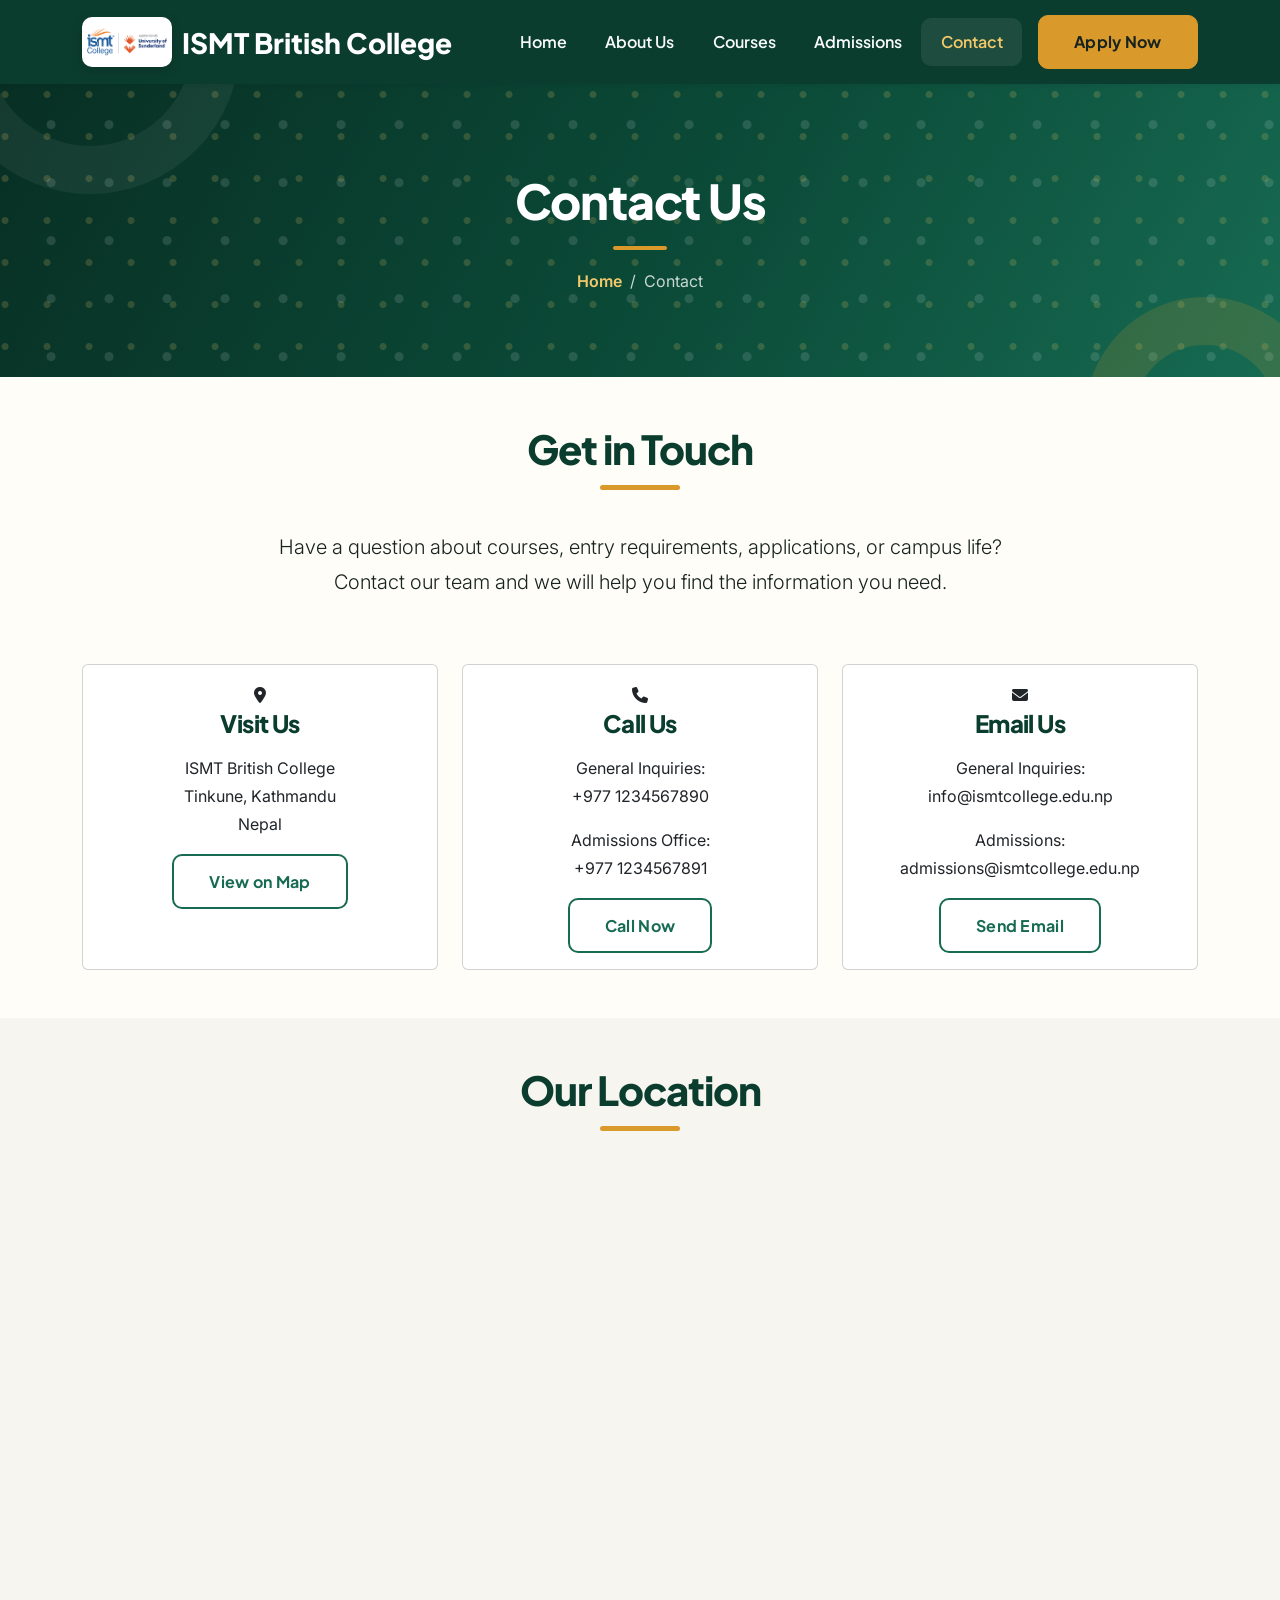
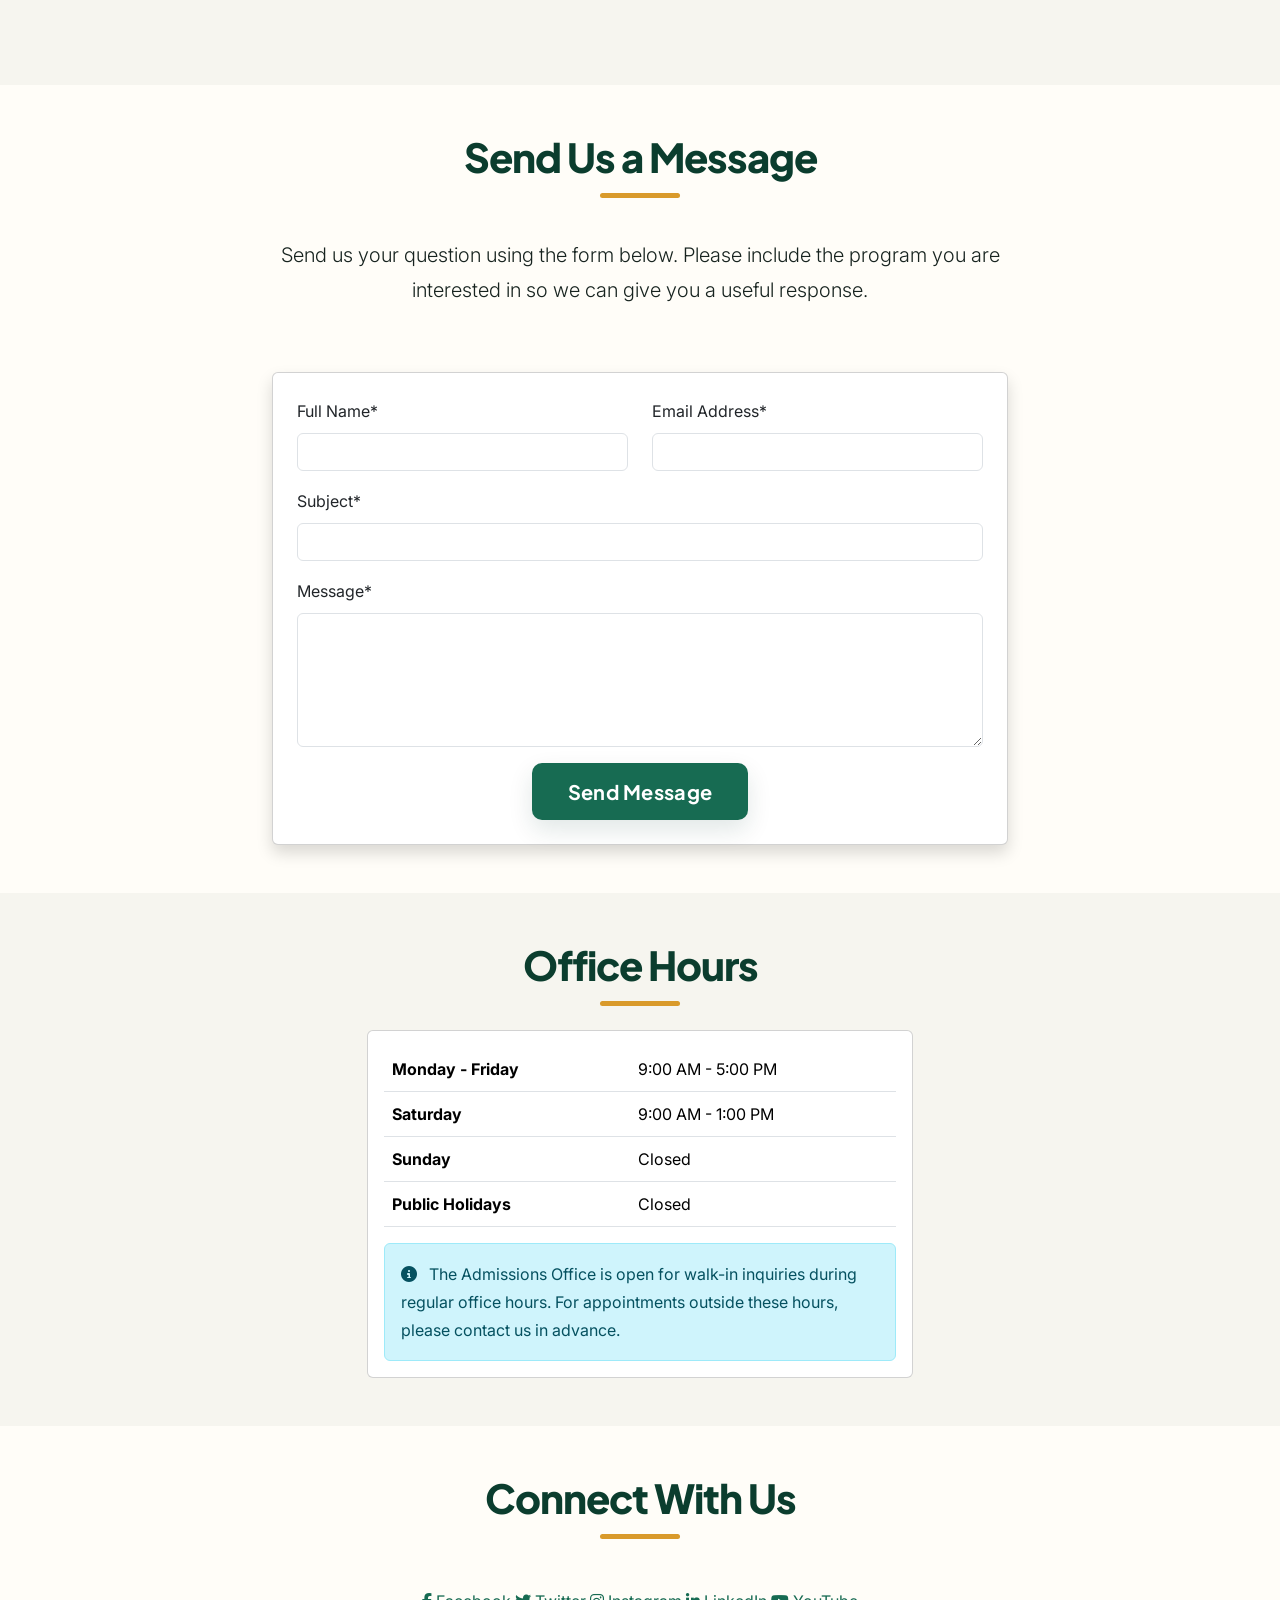
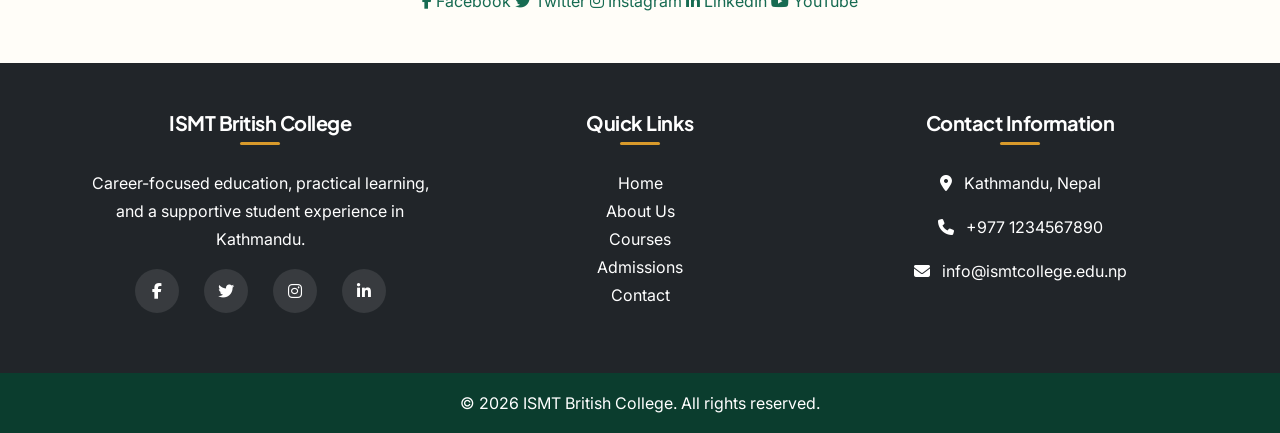
<file: contact.html>
<!DOCTYPE html>
<html lang="en">
<head>
    <meta charset="UTF-8">
    <meta name="viewport" content="width=device-width, initial-scale=1.0">
    <title>Contact Us - ISMT British College</title>
    <link href="https://cdn.jsdelivr.net/npm/bootstrap@5.3.0/dist/css/bootstrap.min.css" rel="stylesheet">
    <link rel="stylesheet" href="https://cdnjs.cloudflare.com/ajax/libs/font-awesome/6.4.0/css/all.min.css">
    <link rel="stylesheet" href="css/style.css">
</head>
<body>
    <!-- Navigation -->
    <nav class="navbar navbar-expand-lg navbar-dark bg-primary sticky-top">
        <div class="container">
            <a class="navbar-brand" href="index.html">
                <img src="images/logo.png" alt="ISMT Logo" height="50">
                ISMT British College
            </a>
            <button class="navbar-toggler" type="button" data-bs-toggle="collapse" data-bs-target="#navbarNav">
                <span class="navbar-toggler-icon"></span>
            </button>
            <div class="collapse navbar-collapse" id="navbarNav">
                <ul class="navbar-nav ms-auto">
                    <li class="nav-item">
                        <a class="nav-link" href="index.html">Home</a>
                    </li>
                    <li class="nav-item">
                        <a class="nav-link" href="about.html">About Us</a>
                    </li>
                    <li class="nav-item">
                        <a class="nav-link" href="courses.html">Courses</a>
                    </li>
                    <li class="nav-item">
                        <a class="nav-link" href="admissions.html">Admissions</a>
                    </li>
                    <li class="nav-item">
                        <a class="nav-link active" href="contact.html">Contact</a>
                    </li>
                </ul>
                <div class="ms-3">
                    <a href="admissions.html" class="btn btn-light">Apply Now</a>
                </div>
            </div>
        </div>
    </nav>

    <!-- Page Header -->
    <header class="page-header">
        <div class="overlay"></div>
        <div class="container">
            <div class="row">
                <div class="col-lg-12">
                    <h1>Contact Us</h1>
                    <nav aria-label="breadcrumb">
                        <ol class="breadcrumb">
                            <li class="breadcrumb-item"><a href="index.html">Home</a></li>
                            <li class="breadcrumb-item active" aria-current="page">Contact</li>
                        </ol>
                    </nav>
                </div>
            </div>
        </div>
    </header>

    <!-- Contact Information Section -->
    <section class="py-5">
        <div class="container">
            <div class="row mb-5">
                <div class="col-lg-8 mx-auto text-center">
                    <h2 class="section-title">Get in Touch</h2>
                    <p class="lead">Have a question about courses, entry requirements, applications, or campus life? Contact our team and we will help you find the information you need.</p>
                </div>
            </div>
            <div class="row g-4">
                <div class="col-md-4">
                    <div class="card h-100 contact-card text-center">
                        <div class="card-body">
                            <div class="contact-icon">
                                <i class="fas fa-map-marker-alt"></i>
                            </div>
                            <h4>Visit Us</h4>
                            <p>ISMT British College<br>Tinkune, Kathmandu<br>Nepal</p>
                            <a href="https://goo.gl/maps/123" target="_blank" class="btn btn-outline-primary">View on Map</a>
                        </div>
                    </div>
                </div>
                <div class="col-md-4">
                    <div class="card h-100 contact-card text-center">
                        <div class="card-body">
                            <div class="contact-icon">
                                <i class="fas fa-phone"></i>
                            </div>
                            <h4>Call Us</h4>
                            <p>General Inquiries:<br>+977 1234567890</p>
                            <p>Admissions Office:<br>+977 1234567891</p>
                            <a href="tel:+9771234567890" class="btn btn-outline-primary">Call Now</a>
                        </div>
                    </div>
                </div>
                <div class="col-md-4">
                    <div class="card h-100 contact-card text-center">
                        <div class="card-body">
                            <div class="contact-icon">
                                <i class="fas fa-envelope"></i>
                            </div>
                            <h4>Email Us</h4>
                            <p>General Inquiries:<br>info@ismtcollege.edu.np</p>
                            <p>Admissions:<br>admissions@ismtcollege.edu.np</p>
                            <a href="mailto:info@ismtcollege.edu.np" class="btn btn-outline-primary">Send Email</a>
                        </div>
                    </div>
                </div>
            </div>
        </div>
    </section>

    <!-- Map Section -->
    <section class="py-5 bg-light">
        <div class="container">
            <div class="row">
                <div class="col-lg-12">
                    <h2 class="section-title text-center mb-5">Our Location</h2>
                    <div class="map-container">
                        <iframe src="https://www.google.com/maps/embed?pb=!1m18!1m12!1m3!1d3532.5343582296075!2d85.34!3d27.7!2m3!1f0!2f0!3f0!3m2!1i1024!2i768!4f13.1!3m3!1m2!1s0x0%3A0x0!2zMjfCsDQyJzAwLjAiTiA4NcKwMjAnMjQuMCJF!5e0!3m2!1sen!2snp!4v1623456789012!5m2!1sen!2snp" width="100%" height="450" style="border:0;" allowfullscreen="" loading="lazy"></iframe>
                    </div>
                </div>
            </div>
        </div>
    </section>

    <!-- Contact Form Section -->
    <section class="py-5">
        <div class="container">
            <div class="row mb-5">
                <div class="col-lg-8 mx-auto text-center">
                    <h2 class="section-title">Send Us a Message</h2>
                    <p class="lead">Send us your question using the form below. Please include the program you are interested in so we can give you a useful response.</p>
                </div>
            </div>
            <div class="row">
                <div class="col-lg-8 mx-auto">
                    <div class="card shadow">
                        <div class="card-body p-4">
                            <form id="contactForm">
                                <div class="row mb-3">
                                    <div class="col-md-6 mb-3 mb-md-0">
                                        <label for="name" class="form-label">Full Name*</label>
                                        <input type="text" class="form-control" id="name" required>
                                    </div>
                                    <div class="col-md-6">
                                        <label for="contactEmail" class="form-label">Email Address*</label>
                                        <input type="email" class="form-control" id="contactEmail" required>
                                    </div>
                                </div>
                                <div class="mb-3">
                                    <label for="subject" class="form-label">Subject*</label>
                                    <input type="text" class="form-control" id="subject" required>
                                </div>
                                <div class="mb-3">
                                    <label for="contactMessage" class="form-label">Message*</label>
                                    <textarea class="form-control" id="contactMessage" rows="5" required></textarea>
                                </div>
                                <div class="text-center">
                                    <button type="submit" class="btn btn-primary btn-lg">Send Message</button>
                                </div>
                            </form>
                        </div>
                    </div>
                </div>
            </div>
        </div>
    </section>

    <!-- Office Hours Section -->
    <section class="bg-light py-5">
        <div class="container">
            <div class="row">
                <div class="col-lg-6 mx-auto">
                    <h2 class="section-title text-center mb-4">Office Hours</h2>
                    <div class="card">
                        <div class="card-body">
                            <table class="table table-hover">
                                <tbody>
                                    <tr>
                                        <td><strong>Monday - Friday</strong></td>
                                        <td>9:00 AM - 5:00 PM</td>
                                    </tr>
                                    <tr>
                                        <td><strong>Saturday</strong></td>
                                        <td>9:00 AM - 1:00 PM</td>
                                    </tr>
                                    <tr>
                                        <td><strong>Sunday</strong></td>
                                        <td>Closed</td>
                                    </tr>
                                    <tr>
                                        <td><strong>Public Holidays</strong></td>
                                        <td>Closed</td>
                                    </tr>
                                </tbody>
                            </table>
                            <div class="alert alert-info mt-3 mb-0">
                                <i class="fas fa-info-circle me-2"></i> The Admissions Office is open for walk-in inquiries during regular office hours. For appointments outside these hours, please contact us in advance.
                            </div>
                        </div>
                    </div>
                </div>
            </div>
        </div>
    </section>

    <!-- Connect With Us Section -->
    <section class="py-5">
        <div class="container">
            <h2 class="section-title text-center mb-5">Connect With Us</h2>
            <div class="row">
                <div class="col-lg-8 mx-auto">
                    <div class="social-connect text-center">
                        <a href="#" class="social-connect-item">
                            <i class="fab fa-facebook-f"></i>
                            <span>Facebook</span>
                        </a>
                        <a href="#" class="social-connect-item">
                            <i class="fab fa-twitter"></i>
                            <span>Twitter</span>
                        </a>
                        <a href="#" class="social-connect-item">
                            <i class="fab fa-instagram"></i>
                            <span>Instagram</span>
                        </a>
                        <a href="#" class="social-connect-item">
                            <i class="fab fa-linkedin-in"></i>
                            <span>LinkedIn</span>
                        </a>
                        <a href="#" class="social-connect-item">
                            <i class="fab fa-youtube"></i>
                            <span>YouTube</span>
                        </a>
                    </div>
                </div>
            </div>
        </div>
    </section>

    <!-- Footer -->
    <footer class="bg-dark text-white py-5">
        <div class="container">
            <div class="row">
                <div class="col-md-4 mb-4 mb-md-0">
                    <h5>ISMT British College</h5>
                    <p>Career-focused education, practical learning, and a supportive student experience in Kathmandu.</p>
                    <div class="social-icons">
                        <a href="#" class="text-white me-3"><i class="fab fa-facebook-f"></i></a>
                        <a href="#" class="text-white me-3"><i class="fab fa-twitter"></i></a>
                        <a href="#" class="text-white me-3"><i class="fab fa-instagram"></i></a>
                        <a href="#" class="text-white"><i class="fab fa-linkedin-in"></i></a>
                    </div>
                </div>
                <div class="col-md-4 mb-4 mb-md-0">
                    <h5>Quick Links</h5>
                    <ul class="list-unstyled">
                        <li><a href="index.html" class="text-white">Home</a></li>
                        <li><a href="about.html" class="text-white">About Us</a></li>
                        <li><a href="courses.html" class="text-white">Courses</a></li>
                        <li><a href="admissions.html" class="text-white">Admissions</a></li>
                        <li><a href="contact.html" class="text-white">Contact</a></li>
                    </ul>
                </div>
                <div class="col-md-4">
                    <h5>Contact Information</h5>
                    <address>
                        <p><i class="fas fa-map-marker-alt me-2"></i> Kathmandu, Nepal</p>
                        <p><i class="fas fa-phone me-2"></i> +977 1234567890</p>
                        <p><i class="fas fa-envelope me-2"></i> info@ismtcollege.edu.np</p>
                    </address>
                </div>
            </div>
        </div>
    </footer>
    <div class="bg-primary text-white text-center py-3">
        <div class="container">
            <p class="m-0">&copy; 2026 ISMT British College. All rights reserved.</p>
        </div>
    </div>

    <script src="https://cdn.jsdelivr.net/npm/bootstrap@5.3.0/dist/js/bootstrap.bundle.min.js"></script>
    <script src="js/main.js"></script>
</body>
</html>
</file>
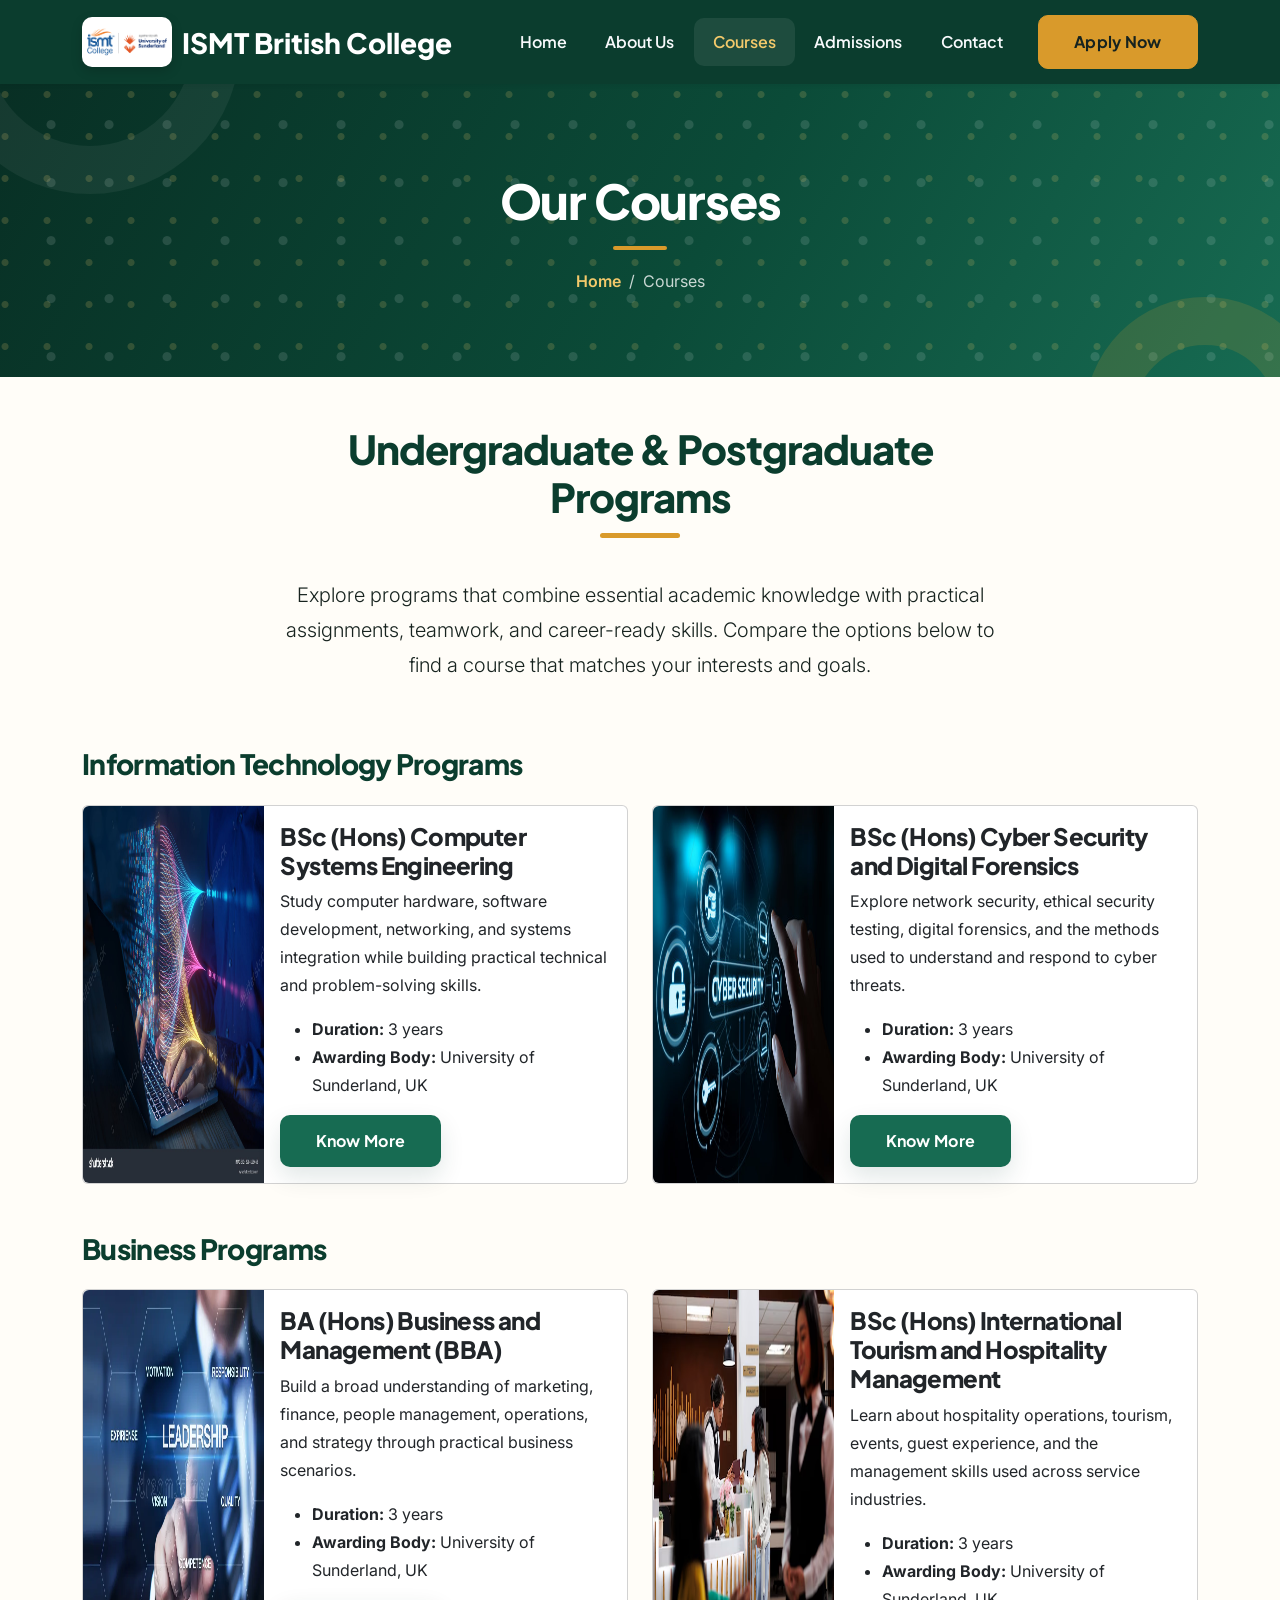
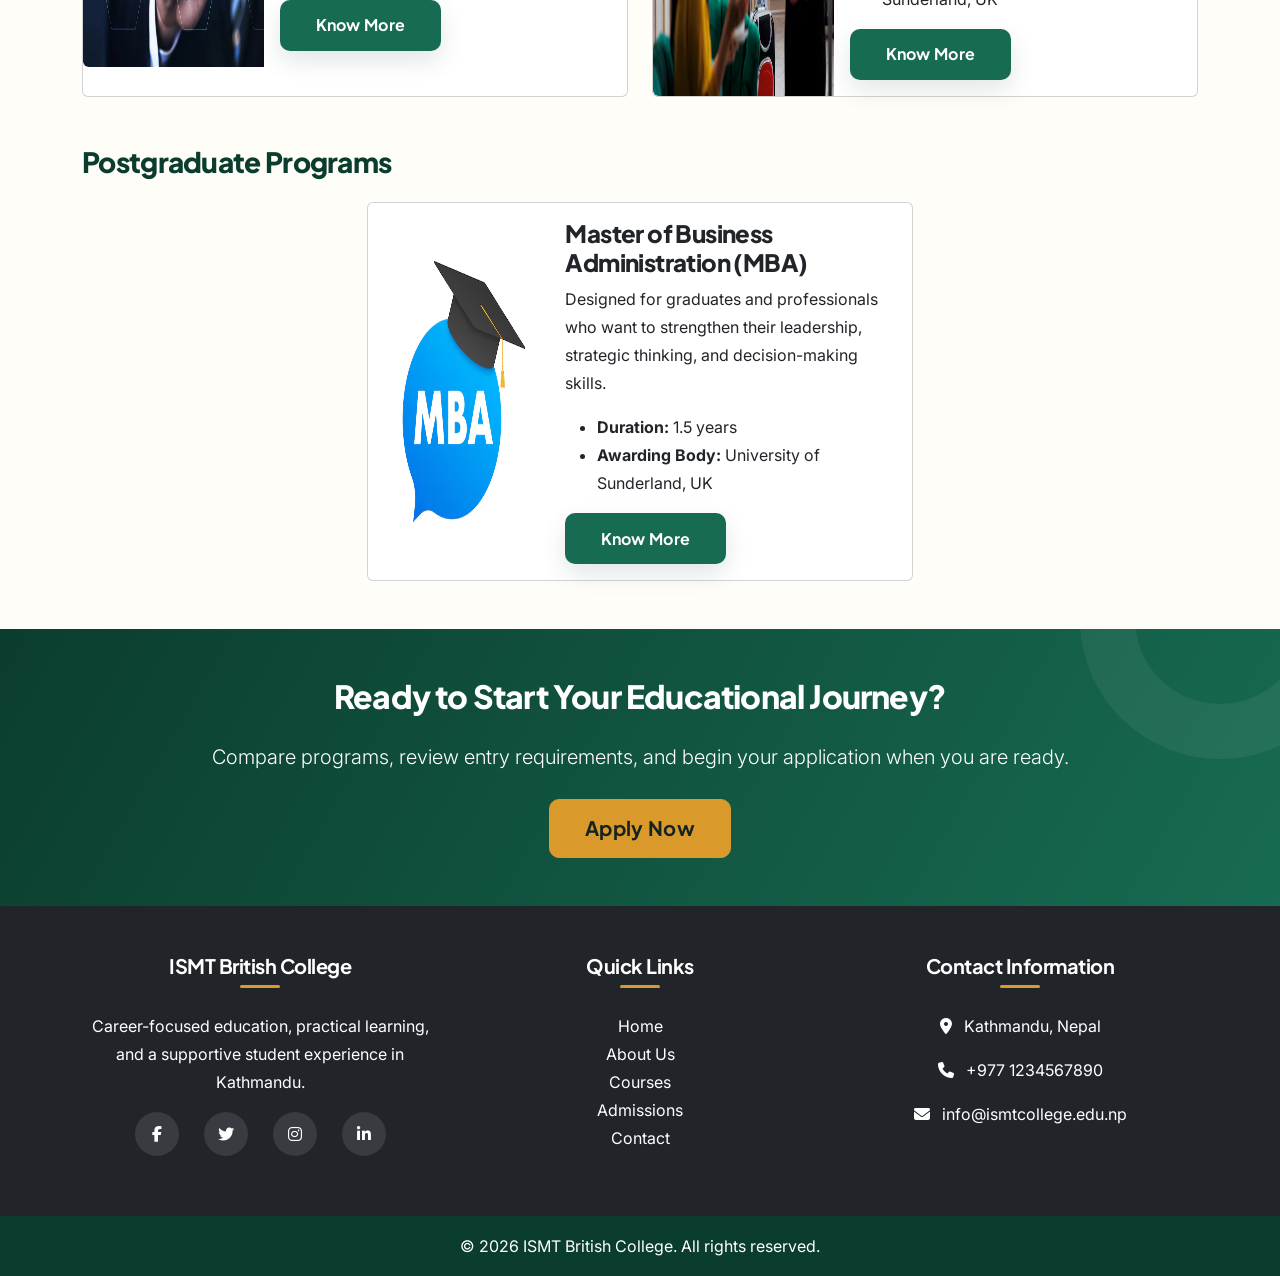
<file: courses.html>
<!DOCTYPE html>
<html lang="en">
<head>
    <meta charset="UTF-8">
    <meta name="viewport" content="width=device-width, initial-scale=1.0">
    <title>Courses - ISMT British College</title>
    <link href="https://cdn.jsdelivr.net/npm/bootstrap@5.3.0/dist/css/bootstrap.min.css" rel="stylesheet">
    <link rel="stylesheet" href="https://cdnjs.cloudflare.com/ajax/libs/font-awesome/6.4.0/css/all.min.css">
    <link rel="stylesheet" href="css/style.css">
</head>
<body>
    <!-- Navigation -->
    <nav class="navbar navbar-expand-lg navbar-dark bg-primary sticky-top">
        <div class="container">
            <a class="navbar-brand" href="index.html">
                <img src="images/logo.png" alt="ISMT Logo" height="50">
                ISMT British College
            </a>
            <button class="navbar-toggler" type="button" data-bs-toggle="collapse" data-bs-target="#navbarNav">
                <span class="navbar-toggler-icon"></span>
            </button>
            <div class="collapse navbar-collapse" id="navbarNav">
                <ul class="navbar-nav ms-auto">
                    <li class="nav-item">
                        <a class="nav-link" href="index.html">Home</a>
                    </li>
                    <li class="nav-item">
                        <a class="nav-link" href="about.html">About Us</a>
                    </li>
                    <li class="nav-item">
                        <a class="nav-link active" href="courses.html">Courses</a>
                    </li>
                    <li class="nav-item">
                        <a class="nav-link" href="admissions.html">Admissions</a>
                    </li>
                    <li class="nav-item">
                        <a class="nav-link" href="contact.html">Contact</a>
                    </li>
                </ul>
                <div class="ms-3">
                    <a href="admissions.html" class="btn btn-light">Apply Now</a>
                </div>
            </div>
        </div>
    </nav>

    <!-- Page Header -->
    <header class="page-header">
        <div class="overlay"></div>
        <div class="container">
            <div class="row">
                <div class="col-lg-12">
                    <h1>Our Courses</h1>
                    <nav aria-label="breadcrumb">
                        <ol class="breadcrumb">
                            <li class="breadcrumb-item"><a href="index.html">Home</a></li>
                            <li class="breadcrumb-item active" aria-current="page">Courses</li>
                        </ol>
                    </nav>
                </div>
            </div>
        </div>
    </header>

    <!-- Courses Section -->
    <section class="py-5">
        <div class="container">
            <div class="row mb-5">
                <div class="col-lg-8 mx-auto text-center">
                    <h2 class="section-title">Undergraduate & Postgraduate Programs</h2>
                    <p class="lead">Explore programs that combine essential academic knowledge with practical assignments, teamwork, and career-ready skills. Compare the options below to find a course that matches your interests and goals.</p>
                </div>
            </div>

            <!-- IT Programs -->
            <h3 class="program-category-title mb-4">Information Technology Programs</h3>
            <div class="row g-4 mb-5">
                <div class="col-lg-6">
                    <div class="card course-card h-100">
                        <div class="row g-0">
                            <div class="col-md-4">
                                <img src="images/computer-systems.jpg" class="img-fluid rounded-start h-100 object-cover" alt="Computer Systems Engineering">
                            </div>
                            <div class="col-md-8">
                                <div class="card-body">
                                    <h4 class="card-title">BSc (Hons) Computer Systems Engineering</h4>
                                    <p class="card-text">Study computer hardware, software development, networking, and systems integration while building practical technical and problem-solving skills.</p>
                                    <ul class="course-details">
                                        <li><strong>Duration:</strong> 3 years</li>
                                        <li><strong>Awarding Body:</strong> University of Sunderland, UK</li>
                                    </ul>
                                    <a href="#" class="btn btn-primary" data-bs-toggle="modal" data-bs-target="#courseModal1">Know More</a>
                                </div>
                            </div>
                        </div>
                    </div>
                </div>
                <div class="col-lg-6">
                    <div class="card course-card h-100">
                        <div class="row g-0">
                            <div class="col-md-4">
                                <img src="images/cyber-security.jpg" class="img-fluid rounded-start h-100 object-cover" alt="Cyber Security">
                            </div>
                            <div class="col-md-8">
                                <div class="card-body">
                                    <h4 class="card-title">BSc (Hons) Cyber Security and Digital Forensics</h4>
                                    <p class="card-text">Explore network security, ethical security testing, digital forensics, and the methods used to understand and respond to cyber threats.</p>
                                    <ul class="course-details">
                                        <li><strong>Duration:</strong> 3 years</li>
                                        <li><strong>Awarding Body:</strong> University of Sunderland, UK</li>
                                    </ul>
                                    <a href="#" class="btn btn-primary" data-bs-toggle="modal" data-bs-target="#courseModal2">Know More</a>
                                </div>
                            </div>
                        </div>
                    </div>
                </div>
            </div>

            <!-- Business Programs -->
            <h3 class="program-category-title mb-4">Business Programs</h3>
            <div class="row g-4 mb-5">
                <div class="col-lg-6">
                    <div class="card course-card h-100">
                        <div class="row g-0">
                            <div class="col-md-4">
                                <img src="images/business-management.jpg" class="img-fluid rounded-start h-100 object-cover" alt="Business Management">
                            </div>
                            <div class="col-md-8">
                                <div class="card-body">
                                    <h4 class="card-title">BA (Hons) Business and Management (BBA)</h4>
                                    <p class="card-text">Build a broad understanding of marketing, finance, people management, operations, and strategy through practical business scenarios.</p>
                                    <ul class="course-details">
                                        <li><strong>Duration:</strong> 3 years</li>
                                        <li><strong>Awarding Body:</strong> University of Sunderland, UK</li>
                                    </ul>
                                    <a href="#" class="btn btn-primary" data-bs-toggle="modal" data-bs-target="#courseModal3">Know More</a>
                                </div>
                            </div>
                        </div>
                    </div>
                </div>
                <div class="col-lg-6">
                    <div class="card course-card h-100">
                        <div class="row g-0">
                            <div class="col-md-4">
                                <img src="images/tourism-hospitality.jpg" class="img-fluid rounded-start h-100 object-cover" alt="Tourism and Hospitality">
                            </div>
                            <div class="col-md-8">
                                <div class="card-body">
                                    <h4 class="card-title">BSc (Hons) International Tourism and Hospitality Management</h4>
                                    <p class="card-text">Learn about hospitality operations, tourism, events, guest experience, and the management skills used across service industries.</p>
                                    <ul class="course-details">
                                        <li><strong>Duration:</strong> 3 years</li>
                                        <li><strong>Awarding Body:</strong> University of Sunderland, UK</li>
                                    </ul>
                                    <a href="#" class="btn btn-primary" data-bs-toggle="modal" data-bs-target="#courseModal4">Know More</a>
                                </div>
                            </div>
                        </div>
                    </div>
                </div>
            </div>

            <!-- Postgraduate Programs -->
            <h3 class="program-category-title mb-4">Postgraduate Programs</h3>
            <div class="row g-4">
                <div class="col-lg-6 mx-auto">
                    <div class="card course-card h-100">
                        <div class="row g-0">
                            <div class="col-md-4">
                                <img src="images/mba.jpg" class="img-fluid rounded-start h-100 object-cover" alt="MBA">
                            </div>
                            <div class="col-md-8">
                                <div class="card-body">
                                    <h4 class="card-title">Master of Business Administration (MBA)</h4>
                                    <p class="card-text">Designed for graduates and professionals who want to strengthen their leadership, strategic thinking, and decision-making skills.</p>
                                    <ul class="course-details">
                                        <li><strong>Duration:</strong> 1.5 years</li>
                                        <li><strong>Awarding Body:</strong> University of Sunderland, UK</li>
                                    </ul>
                                    <a href="#" class="btn btn-primary" data-bs-toggle="modal" data-bs-target="#courseModal5">Know More</a>
                                </div>
                            </div>
                        </div>
                    </div>
                </div>
            </div>
        </div>
    </section>

    <!-- Course Modals -->
    <!-- Modal 1 -->
    <div class="modal fade" id="courseModal1" tabindex="-1" aria-labelledby="courseModalLabel1" aria-hidden="true">
        <div class="modal-dialog modal-lg">
            <div class="modal-content">
                <div class="modal-header bg-primary text-white">
                    <h5 class="modal-title" id="courseModalLabel1">BSc (Hons) Computer Systems Engineering</h5>
                    <button type="button" class="btn-close btn-close-white" data-bs-dismiss="modal" aria-label="Close"></button>
                </div>
                <div class="modal-body">
                    <div class="row mb-4">
                        <div class="col-md-6">
                            <img src="images/computer-systems.jpg" class="img-fluid rounded mb-3" alt="Computer Systems Engineering">
                        </div>
                        <div class="col-md-6">
                            <h5>Program Overview</h5>
                            <p>This program provides a comprehensive understanding of computer systems, software development, networking, and systems integration. Students learn to design, implement, and manage IT infrastructure and software solutions.</p>
                            <ul class="course-details">
                                <li><strong>Duration:</strong> 3 years</li>
                                <li><strong>Awarding Body:</strong> University of Sunderland, UK</li>
                                <li><strong>Entry Requirements:</strong> Higher Secondary with minimum 60% in Science/Math</li>
                                <li><strong>Intake:</strong> September & February</li>
                            </ul>
                        </div>
                    </div>
                    <div class="row">
                        <div class="col-md-12">
                            <h5>Key Modules</h5>
                            <div class="row">
                                <div class="col-md-6">
                                    <ul>
                                        <li>Programming Fundamentals</li>
                                        <li>Computer Architecture</li>
                                        <li>Database Systems</li>
                                        <li>Web Development</li>
                                        <li>Networking Essentials</li>
                                    </ul>
                                </div>
                                <div class="col-md-6">
                                    <ul>
                                        <li>Software Engineering</li>
                                        <li>System Analysis and Design</li>
                                        <li>Mobile Application Development</li>
                                        <li>Cloud Computing</li>
                                        <li>Final Year Project</li>
                                    </ul>
                                </div>
                            </div>
                            <h5>Career Prospects</h5>
                            <p>Graduates can pursue careers as:</p>
                            <ul>
                                <li>Software Developer</li>
                                <li>Systems Engineer</li>
                                <li>Network Administrator</li>
                                <li>IT Project Manager</li>
                                <li>Database Administrator</li>
                            </ul>
                        </div>
                    </div>
                </div>
                <div class="modal-footer">
                    <button type="button" class="btn btn-secondary" data-bs-dismiss="modal">Close</button>
                    <a href="admissions.html" class="btn btn-primary">Apply Now</a>
                </div>
            </div>
        </div>
    </div>

    <!-- Additional modals for other courses would be similar -->

    <!-- Call to Action -->
    <section class="cta-section text-white text-center py-5">
        <div class="container">
            <h2 class="mb-4">Ready to Start Your Educational Journey?</h2>
            <p class="lead mb-4">Compare programs, review entry requirements, and begin your application when you are ready.</p>
            <a href="admissions.html" class="btn btn-light btn-lg">Apply Now</a>
        </div>
    </section>

    <!-- Footer -->
    <footer class="bg-dark text-white py-5">
        <div class="container">
            <div class="row">
                <div class="col-md-4 mb-4 mb-md-0">
                    <h5>ISMT British College</h5>
                    <p>Career-focused education, practical learning, and a supportive student experience in Kathmandu.</p>
                    <div class="social-icons">
                        <a href="#" class="text-white me-3"><i class="fab fa-facebook-f"></i></a>
                        <a href="#" class="text-white me-3"><i class="fab fa-twitter"></i></a>
                        <a href="#" class="text-white me-3"><i class="fab fa-instagram"></i></a>
                        <a href="#" class="text-white"><i class="fab fa-linkedin-in"></i></a>
                    </div>
                </div>
                <div class="col-md-4 mb-4 mb-md-0">
                    <h5>Quick Links</h5>
                    <ul class="list-unstyled">
                        <li><a href="index.html" class="text-white">Home</a></li>
                        <li><a href="about.html" class="text-white">About Us</a></li>
                        <li><a href="courses.html" class="text-white">Courses</a></li>
                        <li><a href="admissions.html" class="text-white">Admissions</a></li>
                        <li><a href="contact.html" class="text-white">Contact</a></li>
                    </ul>
                </div>
                <div class="col-md-4">
                    <h5>Contact Information</h5>
                    <address>
                        <p><i class="fas fa-map-marker-alt me-2"></i> Kathmandu, Nepal</p>
                        <p><i class="fas fa-phone me-2"></i> +977 1234567890</p>
                        <p><i class="fas fa-envelope me-2"></i> info@ismtcollege.edu.np</p>
                    </address>
                </div>
            </div>
        </div>
    </footer>
    <div class="bg-primary text-white text-center py-3">
        <div class="container">
            <p class="m-0">&copy; 2026 ISMT British College. All rights reserved.</p>
        </div>
    </div>

    <script src="https://cdn.jsdelivr.net/npm/bootstrap@5.3.0/dist/js/bootstrap.bundle.min.js"></script>
    <script src="js/main.js"></script>
</body>
</html>
</file>
<file: css/style.css>
@import url('https://fonts.googleapis.com/css2?family=Inter:wght@400;500;600&family=Plus+Jakarta+Sans:wght@600;700;800&display=swap');

/* ===== GLOBAL STYLES ===== */
:root {
    --font-body: 'Inter', 'Segoe UI', sans-serif;
    --font-heading: 'Plus Jakarta Sans', 'Segoe UI', sans-serif;
    --primary-color: #176b52;
    --primary-dark: #0b3d2e;
    --primary-light: #d9eee5;
    --secondary-color: #d99a2b;
    --secondary-dark: #b77912;
    --secondary-light: #f3c96b;
    --text-dark: #17231f;
    --text-light: #f8fafc;
    --gray-light: #f6f5ef;
    --gray-medium: #d6ddd8;
    --gray-dark: #102a22;
    --shadow-sm: 0 2px 4px rgba(0, 0, 0, 0.05);
    --shadow-md: 0 10px 25px rgba(11, 61, 46, 0.12);
    --shadow-lg: 0 22px 50px rgba(11, 61, 46, 0.18);
    --rounded-sm: 10px;
    --rounded-md: 16px;
    --rounded-lg: 24px;
    --transition: all 0.3s ease;
}

body {
    font-family: var(--font-body);
    color: var(--text-dark);
    line-height: 1.75;
    background-color: #fffdf8;
    scroll-behavior: smooth;
    overflow-x: hidden;
}

h1, h2, h3, h4, h5, h6 {
    font-family: var(--font-heading);
    font-weight: 800;
    color: var(--primary-dark);
    margin-bottom: 1rem;
    letter-spacing: -0.025em;
}

.bg-primary {
    background-color: var(--primary-dark) !important;
}

.bg-light {
    background-color: var(--gray-light) !important;
}

a {
    text-decoration: none;
    color: var(--primary-color);
    transition: var(--transition);
}

a:hover {
    color: var(--primary-dark);
    text-decoration: underline;
}

.section-title {
    font-size: 2.5rem;
    text-align: center;
    margin-bottom: 2.5rem;
    position: relative;
    font-weight: 900;
}

.section-title::after {
    content: '';
    display: block;
    width: 80px;
    height: 5px;
    background-color: var(--secondary-color);
    margin: 12px auto 0;
    border-radius: 5px;
}

.btn {
    font-family: var(--font-heading);
    border-radius: var(--rounded-sm);
    padding: 0.85rem 2.2rem;
    font-weight: 700;
    transition: var(--transition);
    letter-spacing: 0.02rem;
    display: inline-block;
}

.btn-primary {
    background-color: var(--primary-color);
    color: white;
    box-shadow: var(--shadow-md);
    border: none;
}

.btn-primary:hover {
    background-color: var(--primary-dark);
    transform: translateY(-3px) scale(1.02);
    box-shadow: var(--shadow-lg);
}

.btn-light {
    background-color: var(--secondary-color);
    border-color: var(--secondary-color);
    color: #16231f;
}

.btn-light:hover {
    background-color: var(--secondary-light);
    border-color: var(--secondary-light);
    color: #16231f;
    transform: translateY(-2px);
}

.btn-outline-primary {
    color: var(--primary-color);
    border: 2px solid var(--primary-color);
    background: transparent;
}

.btn-outline-primary:hover {
    background-color: var(--primary-color);
    color: white;
    transform: scale(1.03);
    box-shadow: var(--shadow-md);
}

/* ===== NAVBAR ===== */
.navbar {
    box-shadow: var(--shadow-sm);
    background-color: white;
    padding: 0.75rem 2rem;
    position: sticky;
    top: 0;
    z-index: 1000;
    transition: var(--transition);
}

.navbar-brand {
    font-family: var(--font-heading);
    display: flex;
    align-items: center;
    font-weight: 800;
    font-size: 1.75rem;
    color: white;
}

.navbar-brand img {
    margin-right: 10px;
    border-radius: var(--rounded-sm);
    background-color: white;
    padding: 5px;
    box-shadow: 0 4px 12px rgba(0, 0, 0, 0.16);
}

.navbar-dark .navbar-nav .nav-link {
    font-family: var(--font-heading);
    color: var(--text-light);
    font-weight: 600;
    padding: 0.6rem 1.2rem;
    transition: var(--transition);
}

.navbar-dark .navbar-nav .nav-link:hover,
.navbar-dark .navbar-nav .nav-link.active {
    color: var(--secondary-light);
    background-color: rgba(255, 255, 255, 0.08);
    border-radius: var(--rounded-sm);
}

/* ===== HERO SECTION ===== */
.hero-section {
    position: relative;
    background: linear-gradient(90deg, rgba(5, 28, 21, 0.94) 0%, rgba(11, 61, 46, 0.78) 52%, rgba(11, 61, 46, 0.38) 100%), url('../images/hero-bg.jpg') no-repeat center center;
    background-size: cover;
    color: white;
    padding: 140px 0;
    min-height: 76vh;
    display: flex;
    align-items: center;
    justify-content: flex-start;
    text-align: left;
}

.hero-section .container {
    position: relative;
    z-index: 2;
}

.hero-section h1 {
    font-size: 3.5rem;
    margin-bottom: 1.2rem;
    font-weight: 900;
    color: white;
    max-width: 760px;
    line-height: 1.08;
    text-shadow: 0 4px 18px rgba(0, 0, 0, 0.3);
}

.hero-section p {
    font-size: 1.3rem;
    margin-bottom: 2rem;
    line-height: 1.7;
}

.hero-section .btn-outline-light {
    border: 2px solid rgba(255, 255, 255, 0.8);
}

.hero-section .btn-outline-light:hover {
    background: white;
    color: var(--primary-dark);
}

/* ===== PAGE HEADER ===== */
.page-header {
    position: relative;
    isolation: isolate;
    overflow: hidden;
    background:
        radial-gradient(circle at 12% 25%, rgba(243, 201, 107, 0.18) 0 3px, transparent 4px),
        radial-gradient(circle at 88% 70%, rgba(255, 255, 255, 0.12) 0 4px, transparent 5px),
        linear-gradient(120deg, #082f24 0%, #0b4b38 55%, #176b52 100%);
    background-size: 42px 42px, 58px 58px, auto;
    color: white;
    padding: 88px 0 82px;
    text-align: center;
}

.page-header::before,
.page-header::after {
    content: '';
    position: absolute;
    z-index: -1;
    border-radius: 50%;
    border: 48px solid rgba(255, 255, 255, 0.055);
}

.page-header::before {
    width: 300px;
    height: 300px;
    top: -190px;
    left: -60px;
}

.page-header::after {
    width: 240px;
    height: 240px;
    right: -45px;
    bottom: -160px;
    border-color: rgba(217, 154, 43, 0.16);
}

.page-header .container {
    position: relative;
    z-index: 1;
}

.page-header h1 {
    font-size: 3rem;
    color: white;
    margin-bottom: 1.1rem;
    font-weight: 800;
    text-shadow: none;
}

.page-header h1::after {
    content: '';
    display: block;
    width: 54px;
    height: 4px;
    margin: 16px auto 0;
    background: var(--secondary-color);
    border-radius: 999px;
}

.page-header .breadcrumb {
    justify-content: center;
    margin: 0;
}

.page-header .breadcrumb-item,
.page-header .breadcrumb-item.active,
.page-header .breadcrumb-item + .breadcrumb-item::before {
    color: rgba(255, 255, 255, 0.78);
}

.page-header .breadcrumb-item a {
    color: var(--secondary-light);
    font-weight: 600;
}

.page-header .breadcrumb-item a:hover {
    color: white;
}

/* ===== PROGRAM CARDS ===== */
.program-card {
    transition: var(--transition);
    border: none;
    border-radius: var(--rounded-md);
    box-shadow: var(--shadow-sm);
    overflow: hidden;
    background-color: white;
    padding: 1.25rem;
    text-align: center;
    border-top: 4px solid transparent;
}

.program-card:hover {
    transform: translateY(-7px);
    box-shadow: var(--shadow-lg);
    border-top-color: var(--secondary-color);
}

.program-icon {
    font-size: 3rem;
    color: var(--primary-color);
    margin-bottom: 1.2rem;
}

.feature-icon {
    min-width: 58px;
    height: 58px;
    display: inline-flex;
    align-items: center;
    justify-content: center;
    color: var(--primary-color);
    background: var(--primary-light);
    border-radius: 16px;
}

.cta-section {
    background: linear-gradient(120deg, var(--primary-dark), var(--primary-color));
    position: relative;
    overflow: hidden;
}

.cta-section::before {
    content: '';
    position: absolute;
    width: 280px;
    height: 280px;
    right: -80px;
    top: -150px;
    border: 55px solid rgba(255, 255, 255, 0.06);
    border-radius: 50%;
}

.cta-section .container {
    position: relative;
    z-index: 1;
}

.cta-section h2 {
    color: white;
}

/* ===== FOOTER ===== */
footer {
    background-color: var(--gray-dark);
    color: var(--text-light);
    padding: 3rem 0;
    text-align: center;
}

footer h5 {
    color: white;
}

footer h5 {
    margin-bottom: 1.5rem;
    position: relative;
    padding-bottom: 10px;
    font-weight: 700;
    font-size: 1.25rem;
}

footer h5::after {
    content: '';
    position: absolute;
    bottom: 0;
    left: 50%;
    transform: translateX(-50%);
    width: 40px;
    height: 3px;
    background-color: var(--secondary-color);
    border-radius: 3px;
}

footer a {
    color: rgba(255, 255, 255, 0.8);
    transition: var(--transition);
}

footer a:hover {
    color: white;
    text-decoration: underline;
}

.social-icons a {
    display: inline-flex;
    align-items: center;
    justify-content: center;
    width: 44px;
    height: 44px;
    margin: 0 5px;
    border-radius: 50%;
    background-color: rgba(255, 255, 255, 0.1);
    transition: var(--transition);
}

.social-icons a:hover {
    background-color: var(--primary-color);
    transform: scale(1.1);
}

/* ===== RESPONSIVE STYLES ===== */
@media (max-width: 991.98px) {
    .hero-section {
        padding: 100px 0;
        min-height: 60vh;
    }
}

@media (max-width: 767.98px) {
    .section-title {
        font-size: 2rem;
    }

    .hero-section h1 {
        font-size: 2.5rem;
    }

    .hero-section {
        text-align: center;
        background-position: 62% center;
    }

    .btn {
        padding: 0.75rem 1.5rem;
    }
}

@media (max-width: 575.98px) {
    .hero-section {
        padding: 80px 0;
        min-height: 50vh;
    }

    .hero-section h1 {
        font-size: 2rem;
    }
}
</file>
